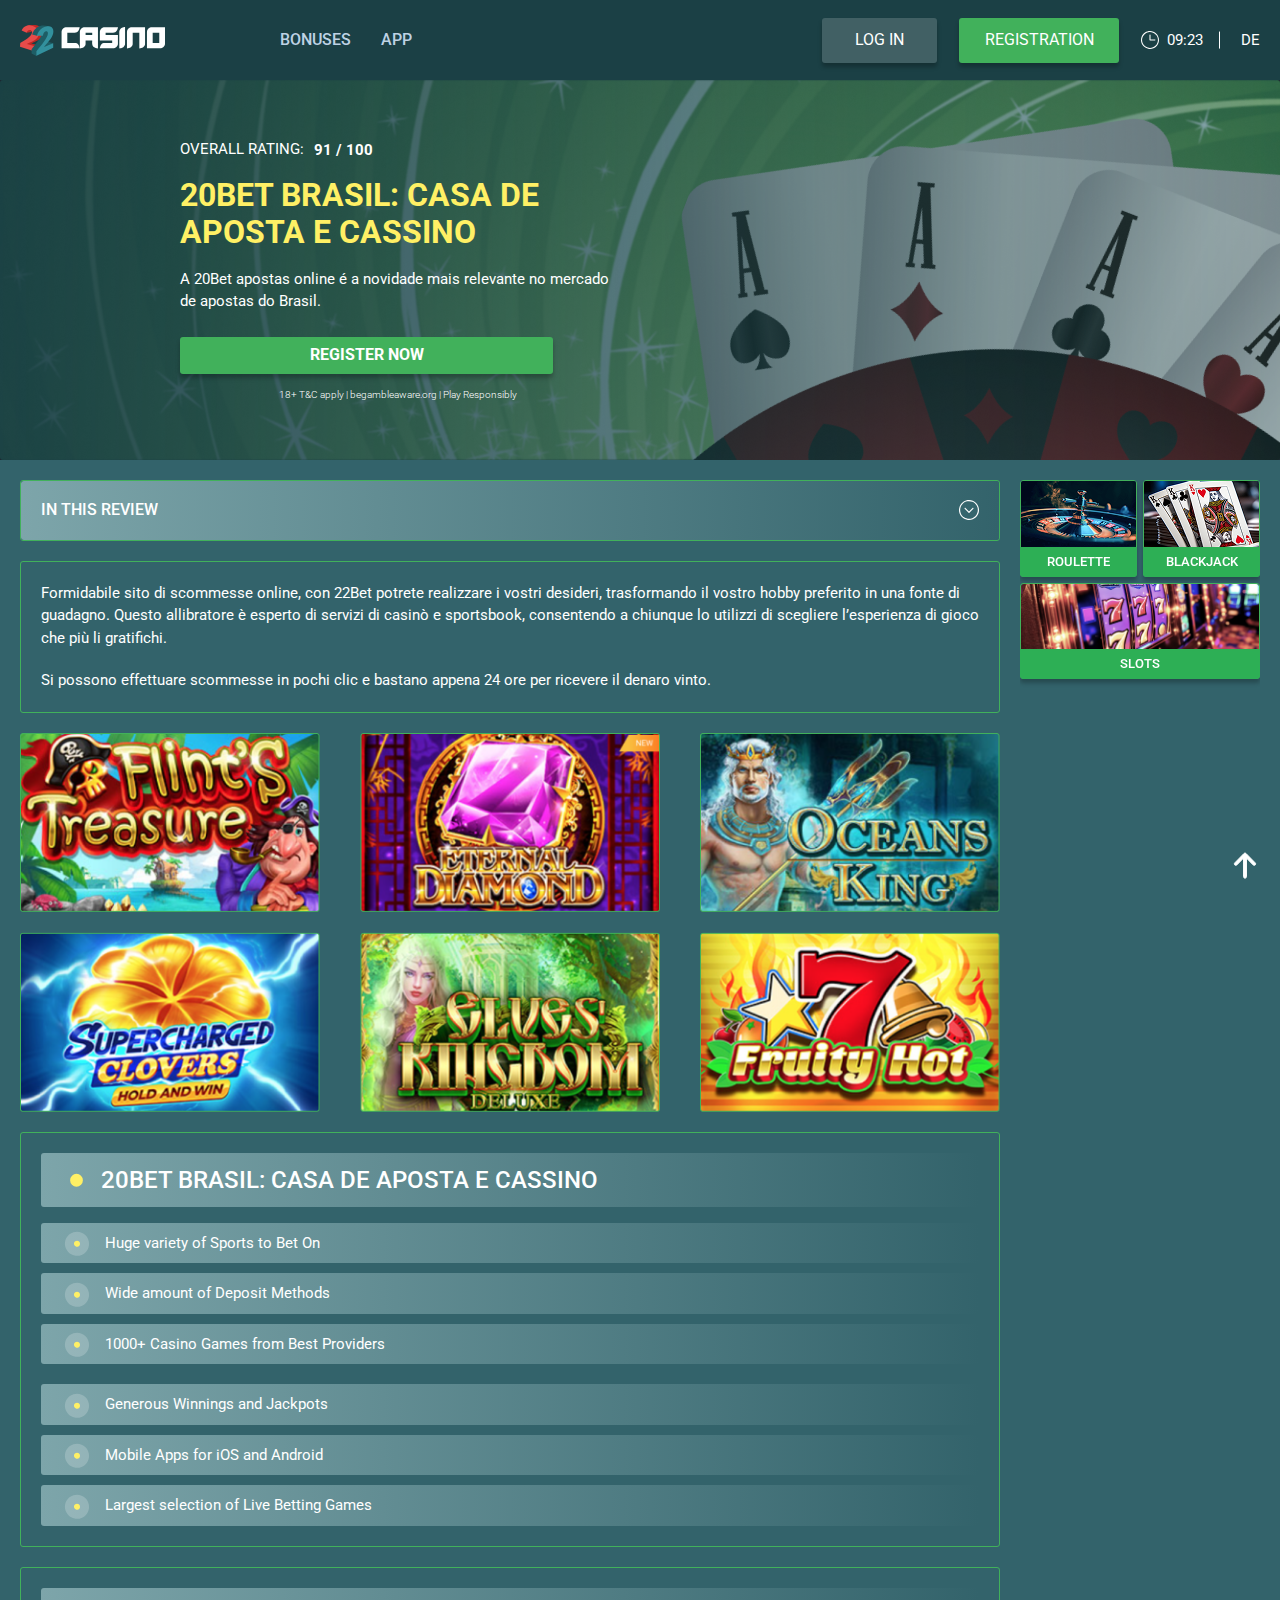
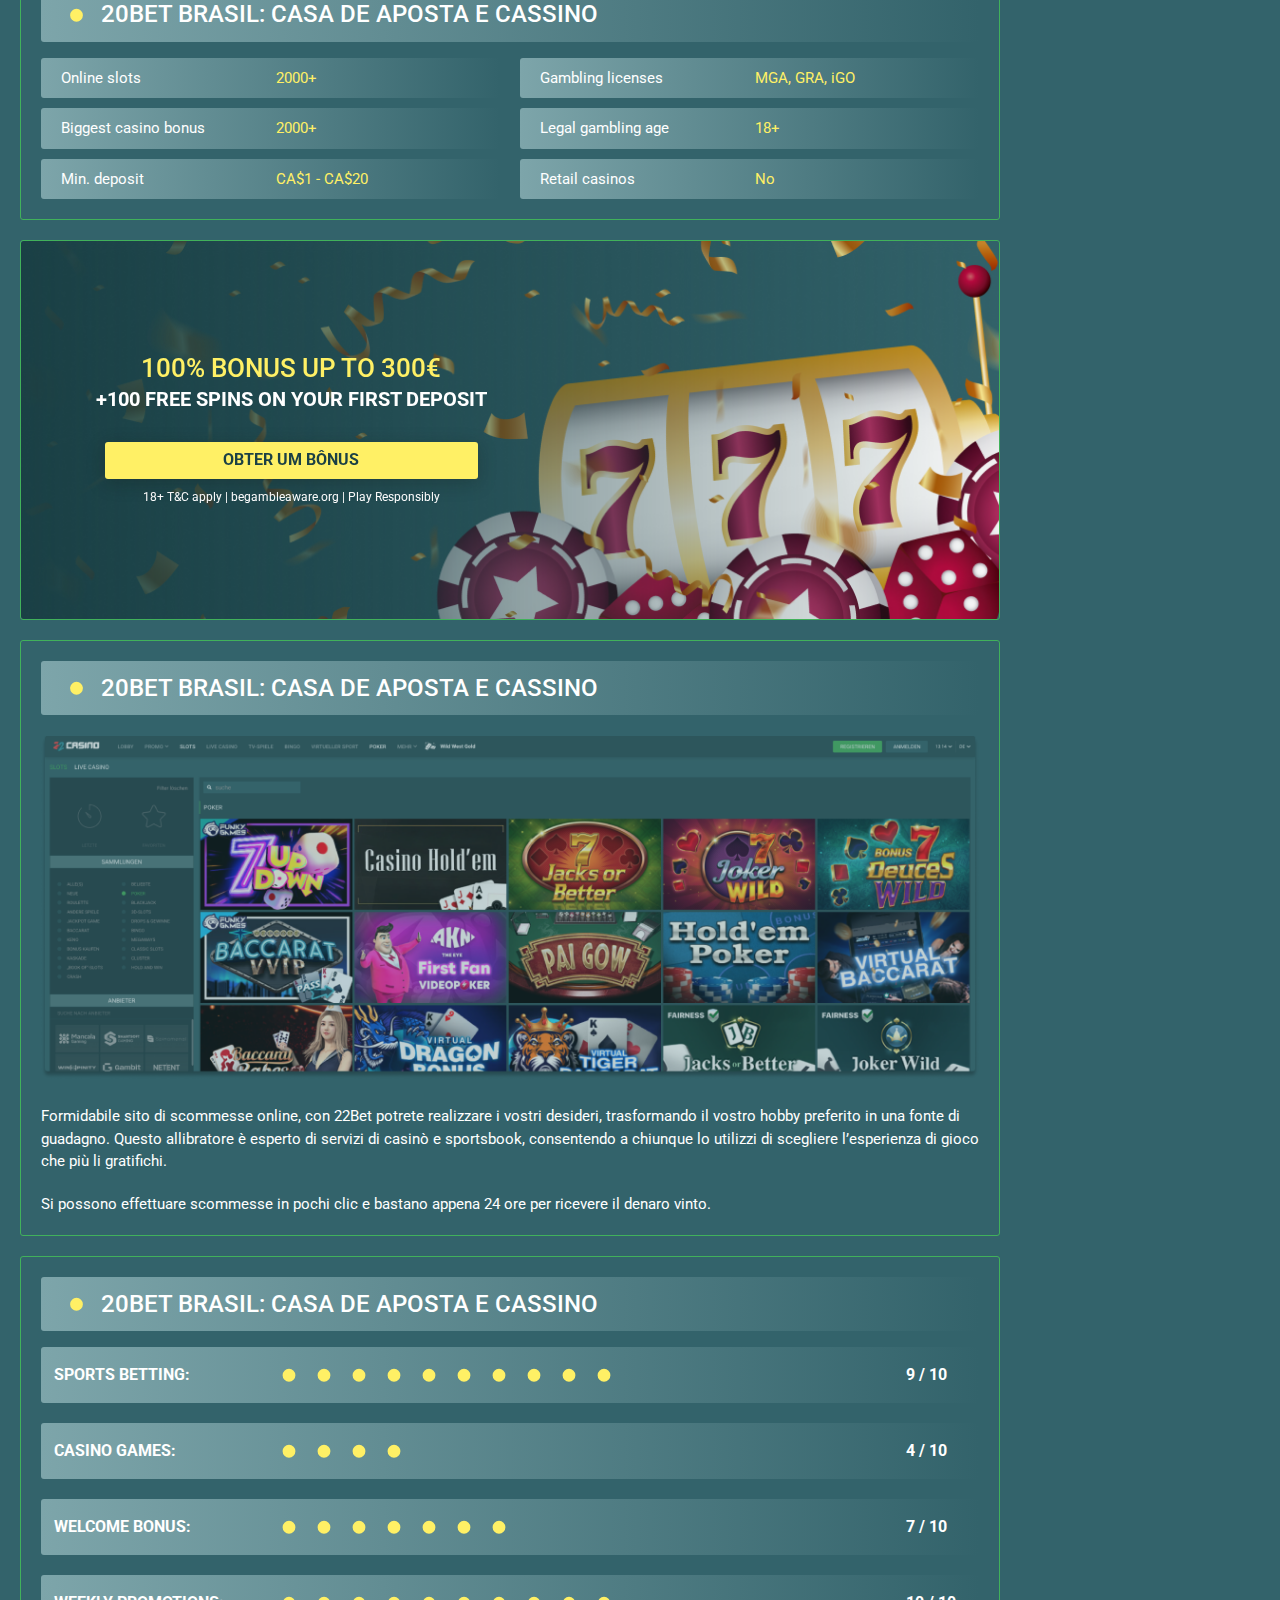
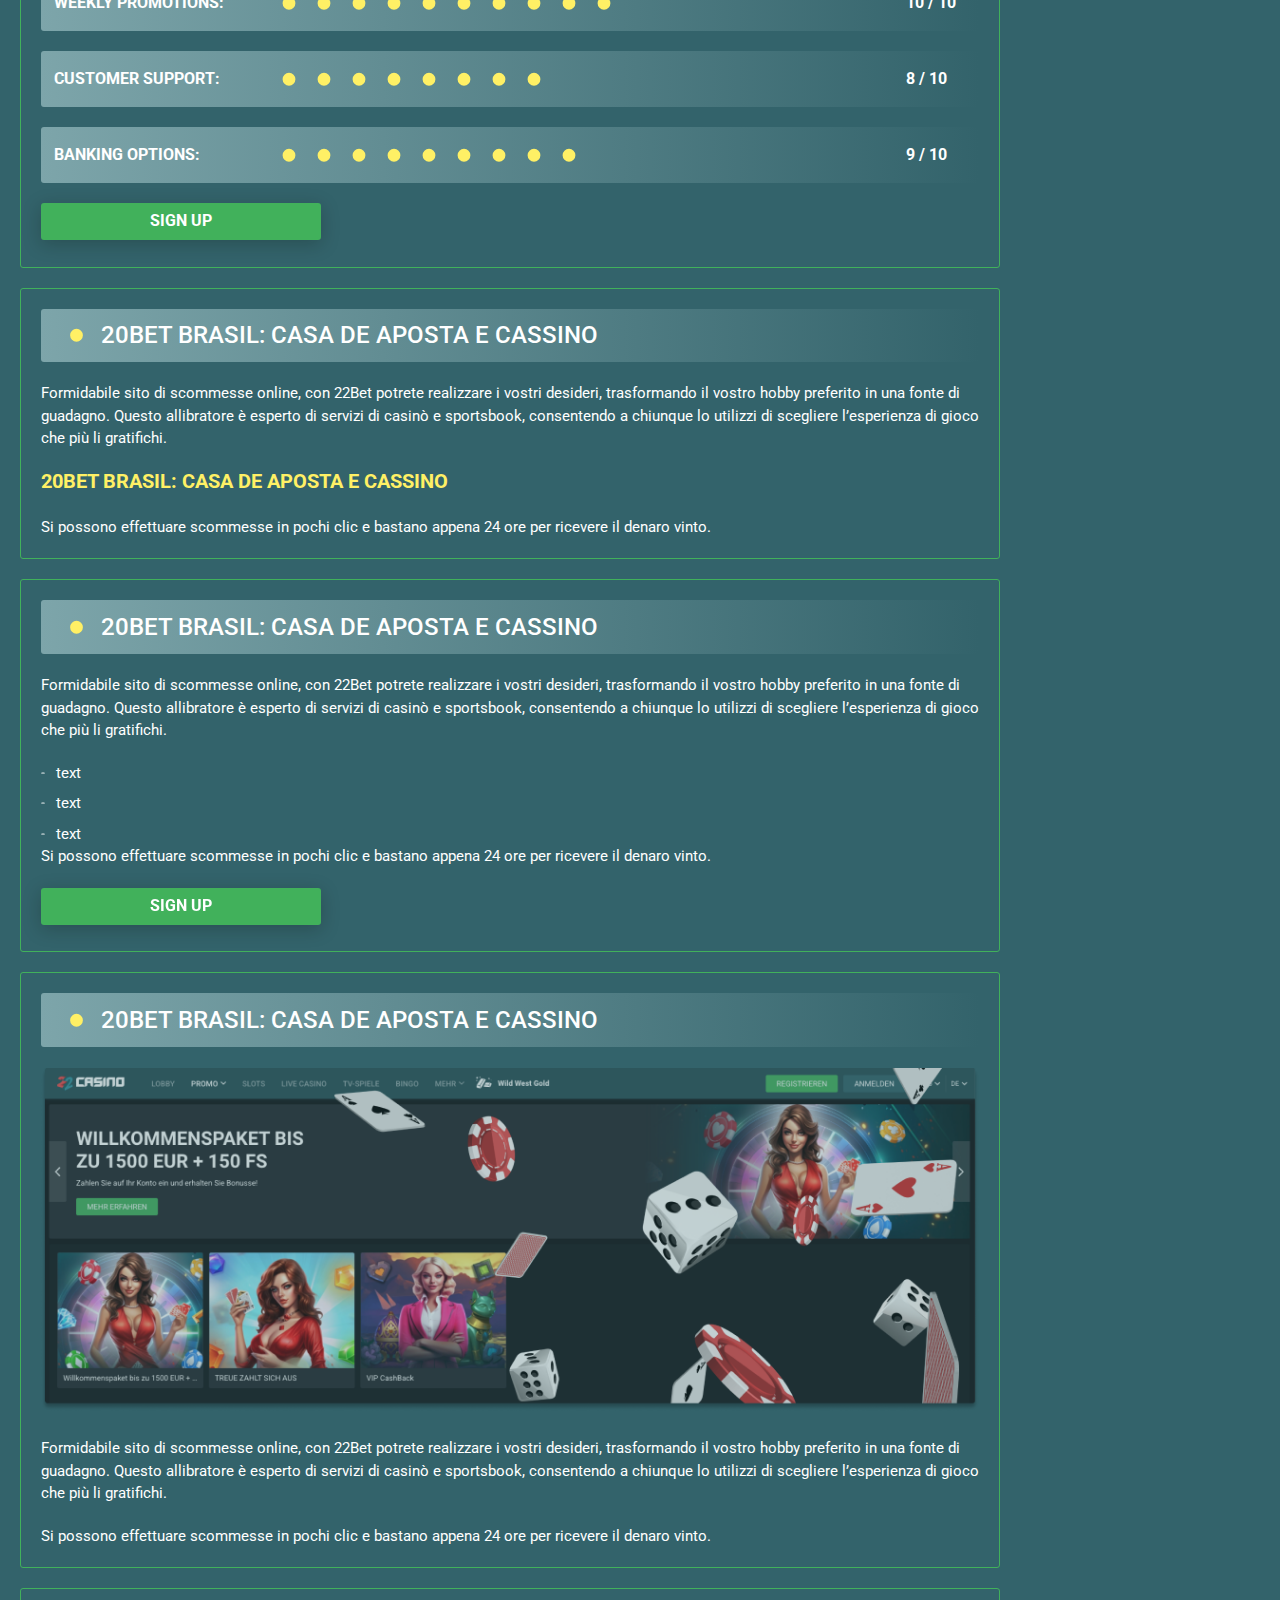
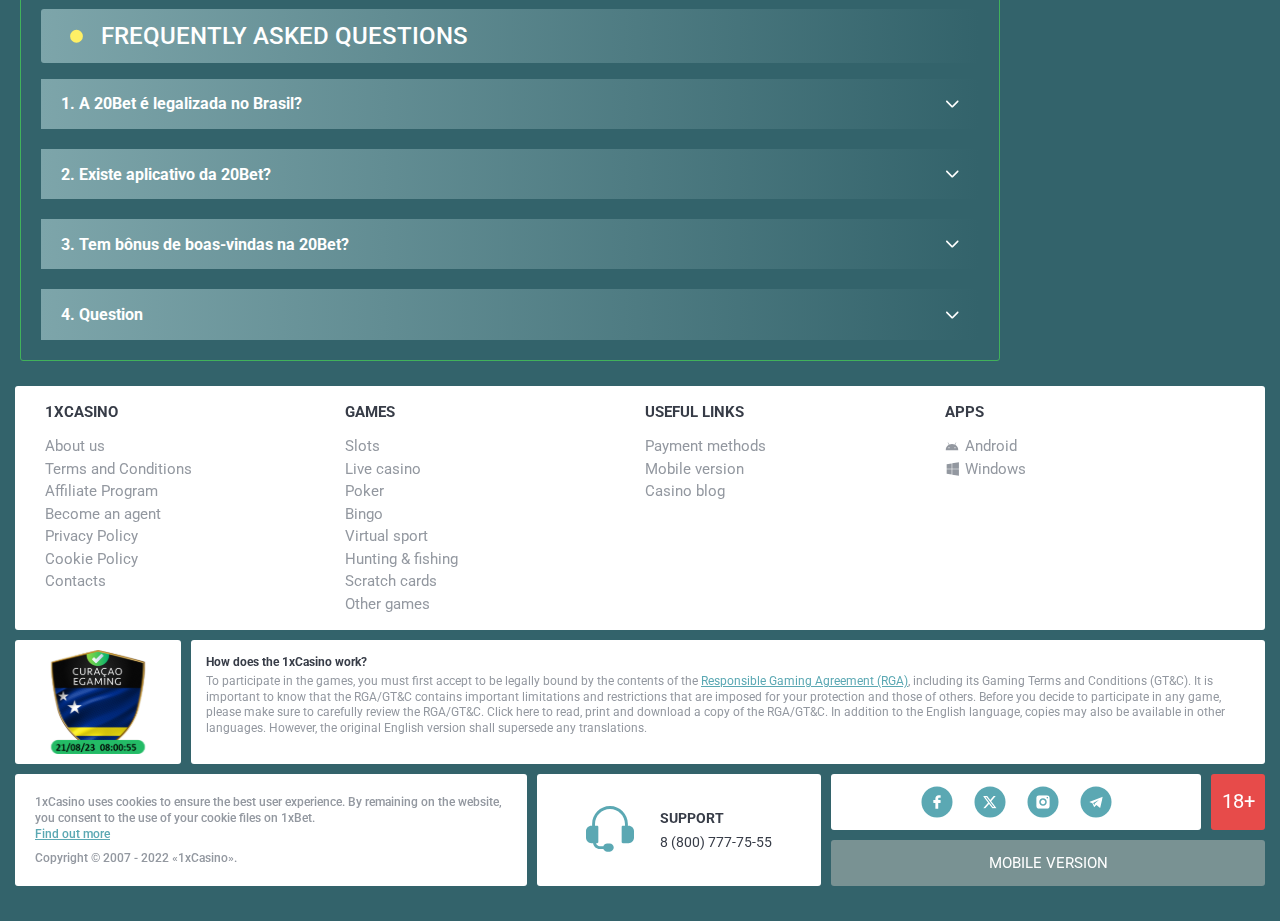
<file: index.html>
<!DOCTYPE html>
<html lang="de">
  <head>
    <meta charset="UTF-8" />
   
    <meta name="viewport" content="width=device-width, initial-scale=1.0" />
    <title>20Bet Brasil: casa de aposta e cassino</title>
    <meta name="description" content />
    <meta property="og:site_name" content />
    <meta property="og:title" content />
    <meta property="og:type" content="website" />
    <meta property="og:url" content />
    <meta property="og:image" content />
    <meta property="og:image:alt" content />
    <meta property="og:locale" content="de" />
    <meta property="og:description" content />
    <link rel="preconnect" href="https://fonts.googleapis.com" />
    <link rel="preconnect" href="https://fonts.gstatic.com" crossorigin />
    <link
      href="https://fonts.googleapis.com/css2?family=Poppins&family=Roboto:wght@400;500;700&display=swap"
      rel="stylesheet"
    />
    <link rel="stylesheet" href="./css/reset.css" />
    <link rel="stylesheet" href="./css/main.css" />
    <link rel="stylesheet" href="./css/media.css"/>
    <link rel="icon" href="./images/favicon.png" type="image/x-icon"/>
    <script
    src="https://code.jquery.com/jquery-3.6.1.min.js"
    integrity="sha256-o88AwQnZB+VDvE9tvIXrMQaPlFFSUTR+nldQm1LuPXQ="
    crossorigin="anonymous"
  ></script>
  </head>
  <body>
    <header class="header">
      <section class="content header__content">
        <a href="#" class="logo header__logo"
          ><img src="./images/logo.svg" alt="logo" title
        /></a>
        <button class="header__btn-menu" >
          <svg width="16px" height="16px" viewBox="0 0 16 16" xmlns="http://www.w3.org/2000/svg">
              <rect y="0" width="16" height="3" rx="1.5"></rect>
              <rect y="6.5" width="16" height="3" rx="1.5"></rect>
              <rect y="13" width="16" height="3" rx="1.5"></rect>
            </svg>
        </button>

          <nav class="menu header__menu">
            <ul class="header__menu-list">
               
              <li>
                <a href="#">
                 Bonuses
                </a>
              </li>
              <li>
                <a href="#">
                 App
                </a>
              </li>
            </ul>
            <div class="header__button header__button-menu " >
              <a href="#" class="button  button__login-menu">log in</a>
              <a href="#" class="button button__menu">registration</a>
            </div>
           
          </nav>
            <a href="#" class="button button__login">log in</a>
            <a href="#" class="button button__singup">registration</a>
            <div id="clock" class="header__time">00:00</div>
            <a href="" class="header__flag">
                <span>de</span>
                
              </a>
      </section>
    </header>
     <main class="main home main-page">
      <section class=" hero hero__page ">
           
        <div class="background background-page">
          <img src="./images/main/bg-main.png" alt="hero" title />
          
        </div>
        <div class="hero__wrapper hero__wrapper-page">
          <div class="hero__data hero__data-page">
            <div class="hero__rating" itemscope itemtype="http://schema.org/Game">
              <p>Overall Rating:</p>
              <meta itemprop="name" content="https://casino22.de/">
              <span itemprop="aggregateRating" itemscope itemtype="http://schema.org/AggregateRating">
                <span itemprop="ratingValue">91</span>
              <span>/</span> 
              <span itemprop="bestRating">100</span>
              <meta itemprop="reviewCount" content="100">
              </span>
            </div>
            <h1 class="title general hero__title">
              20Bet Brasil: casa de aposta e cassino
            </h1>
            <p>A 20Bet apostas online é a novidade mais relevante no mercado de apostas do Brasil.</p>
            <a href="#" class="button  hero__button">REGISTER NOW</a>
            <span class="hero__span">18+ T&C apply | begambleaware.org | Play Responsibly</span>
          </div>
         
        </div>
      </section>
      <section class="main__wrap main__wrap-page">
        <aside class="sidebar sidebar-left ">
           
              
                <div class="sidebar-left__review">
                  <div class="menu__review-desk sidebar__desk">In this review</div>
                  <ul class="menu__review sidebar__list">
                    <li><a href="#">Review of 20Bet</a></li>
                    <li><a href="#">Registration</a></li>
                    <li><a href="#">Layouts and navigation</a></li>
                    <li><a href="#">20Bet Betting </a></li>
                    <li><a href="#">Sports offers</a></li>
                    <li><a href="#">Sports betting</a></li>
                    <li><a href="#">Live betting</a></li>
                    <li><a href="#">Live stream</a></li>
                    <li><a href="#">Cash out</a></li>
                    
                  </ul>
                </div>
             
        </aside>
       <section class="content__wrapper content__wrapper-page ">

          <section class="content menu-review__content">
              

            
                <div class="menu__review-desk menu__review-content">In this review</div>
                <ul class="menu__review menu__review-list">
                  <li><a href="#">Review of 20Bet</a></li>
                  <li><a href="#">Registration</a></li>
                  <li><a href="#">Layouts and navigation</a></li>
                  <li><a href="#">20Bet Betting </a></li>
                  <li><a href="#">Sports offers</a></li>
                  <li><a href="#">Sports betting</a></li>
                  <li><a href="#">Live betting</a></li>
                  <li><a href="#">Live stream</a></li>
                  <li><a href="#">Cash out</a></li>
                  
                </ul>
             
          
          </section>
          <section class="content article">
            <p>
              Formidabile sito di scommesse online, con 22Bet potrete realizzare
              i vostri desideri, trasformando il vostro hobby preferito in una
              fonte di guadagno. Questo allibratore è esperto di servizi di
              casinò e sportsbook, consentendo a chiunque lo utilizzi di
              scegliere l’esperienza di gioco che più li gratifichi.
            </p>
            <p>
              Si possono effettuare scommesse in pochi clic e bastano appena 24
              ore per ricevere il denaro vinto.
            </p>
          </section>
          <section class=" games">
            <ul class="games__list">
              <li><a href="#"><img src="./images/main/card-main1.png" alt="games" title></a></li>
              <li><a href="#"><img src="./images/main/card-main2.png" alt="games" title></a></li>
              <li><a href="#"><img src="./images/main/card-main3.png" alt="games" title></a></li>
              <li><a href="#"><img src="./images/main/card-main4.png" alt="games" title></a></li>
              <li><a href="#"><img src="./images/main/card-main5.png" alt="games" title></a></li>
              <li><a href="#"><img src="./images/main/card-main6.png" alt="games" title></a></li>
            </ul>
          </section>
          <section class="content features">
            <h2 class="title high features__title">20Bet Brasil: Casa de Aposta e Cassino</h2>
           <div class="features__wrap">
            <ul class="features__list">
                <li>Huge variety of Sports to Bet On</li>
                <li>Wide amount of Deposit Methods</li>
                <li>1000+ Casino Games from Best Providers</li>
            </ul>
            <ul class="features__list">
                <li>Generous Winnings and Jackpots</li>
                <li>Mobile Apps for iOS and Android</li>
                <li>Largest selection of Live Betting Games</li>
           </ul> 
           </div>
           </section> 
           <section class="content features">
            <h2 class="title high features__title">20Bet Brasil: Casa de Aposta e Cassino</h2>
           <div class="features__wrap">
            
              <table class="features__table">
               <tbody class="features__group">
                 
                   <tr>
                   <td>Online slots</td>
                   <td>2000+</td>
                  </tr>
                  <tr>
                   <td>Biggest casino bonus</td>
                   <td>2000+</td>
                  </tr>
                  <tr>
                   <td>Min. deposit</td>
                   <td>CA$1 - CA$20</td>
                  </tr>
               </tbody>
               <tbody class="features__group">
                     <tr>
                     <td>Gambling licenses</td>
                     <td>MGA, GRA, iGO</td>
                   </tr>
                   <tr>
                     <td>Legal gambling age</td>
                     <td>18+</td>
                   </tr>
                   <tr>
                     <td>Retail casinos</td>
                     <td>No</td>
                   </tr>
                
               </tbody>
             </table>
            
           </div>
           </section>   
          <section class="content banner">
           
            <div class="background banner__backgroud">
              <img
                src="./images/main/banner-main.png"
                alt="banner"
                title
              />
              
            </div>
            <div class="banner__info">
              <h2 class="title high banner__title">
                100% BONUS UP TO 300€
                <span >+100 free spins on your first deposit</span>
              </h2>
              <a href="#" class="button banner__button">Obter um Bônus</a>
              <span class="banner__span">18+ T&C apply | begambleaware.org | Play Responsibly</span>
            </div>
          </section>
          <section class="content article">
            <h2 class="title high article__title">20Bet Brasil: Casa de Aposta e Cassino</h2>
            <div class="images">
                <img src="./images/main/image1-main.png" alt="banner" title />
              </div>
            <p>
              Formidabile sito di scommesse online, con 22Bet potrete realizzare
              i vostri desideri, trasformando il vostro hobby preferito in una
              fonte di guadagno. Questo allibratore è esperto di servizi di
              casinò e sportsbook, consentendo a chiunque lo utilizzi di
              scegliere l’esperienza di gioco che più li gratifichi.
            </p>
            <p>
              Si possono effettuare scommesse in pochi clic e bastano appena 24
              ore per ricevere il denaro vinto.
            </p>
           
          </section>
          <section class="content ratings ">
            <h2 class="ratings__title title high">
              20Bet Brasil: Casa de Aposta e Cassino
            </h2>
            
            <div class="rating__table table">
              <table>
                  <td>Sports Betting:</td>
                  <td>
                    <img src="./images/main/ratings-icon.svg" alt="ratings" title>
                    <img src="./images/main/ratings-icon.svg" alt="ratings" title>
                    <img src="./images/main/ratings-icon.svg" alt="ratings" title>
                    <img src="./images/main/ratings-icon.svg" alt="ratings" title>
                    <img src="./images/main/ratings-icon.svg" alt="ratings" title>
                    <img src="./images/main/ratings-icon.svg" alt="ratings" title>
                    <img src="./images/main/ratings-icon.svg" alt="ratings" title>
                    <img src="./images/main/ratings-icon.svg" alt="ratings" title>
                    <img src="./images/main/ratings-icon.svg" alt="ratings" title>
                    <img src="./images/main/ratings-icon.svg" alt="ratings" title>
                    
                  </td>
                  <td> <span class="ratings__data">
                    <span>9</span>
                    <span>/</span>
                    <span>10</span>
                  </span></td>
                </tr>
                <tr>
                  <td>Casino Games:</td>
                  <td>
                    <img src="./images/main/ratings-icon.svg" alt="ratings" title>
                    <img src="./images/main/ratings-icon.svg" alt="ratings" title>
                    <img src="./images/main/ratings-icon.svg" alt="ratings" title>
                    <img src="./images/main/ratings-icon.svg" alt="ratings" title>
                    
                  </td>
                  <td><span class="ratings__data">
                    <span>4</span>
                    <span>/</span>
                    <span>10</span>
                  </span></td>
                </tr>
                <tr> 
                  <td>Welcome Bonus:</td>
                  <td>
                    
                    <img src="./images/main/ratings-icon.svg" alt="ratings" title>
                    <img src="./images/main/ratings-icon.svg" alt="ratings" title>
                    <img src="./images/main/ratings-icon.svg" alt="ratings" title>
                    <img src="./images/main/ratings-icon.svg" alt="ratings" title>
                    <img src="./images/main/ratings-icon.svg" alt="ratings" title>
                    <img src="./images/main/ratings-icon.svg" alt="ratings" title>
                    <img src="./images/main/ratings-icon.svg" alt="ratings" title>
                  </td>
                  <td><span class="ratings__data">
                    <span>7</span>
                    <span>/</span>
                    <span>10</span>
                  </span></td>
                </tr>
                <tr>
                  <td>Weekly Promotions:</td>
                  <td>
                    <img src="./images/main/ratings-icon.svg" alt="ratings" title>
                    <img src="./images/main/ratings-icon.svg" alt="ratings" title>
                    <img src="./images/main/ratings-icon.svg" alt="ratings" title>
                    <img src="./images/main/ratings-icon.svg" alt="ratings" title>
                    <img src="./images/main/ratings-icon.svg" alt="ratings" title>
                    <img src="./images/main/ratings-icon.svg" alt="ratings" title>
                    <img src="./images/main/ratings-icon.svg" alt="ratings" title>
                    <img src="./images/main/ratings-icon.svg" alt="ratings" title>
                    <img src="./images/main/ratings-icon.svg" alt="ratings" title>
                    <img src="./images/main/ratings-icon.svg" alt="ratings" title>
                  </td>
                  <td><span class="ratings__data">
                    <span>10</span>
                    <span>/</span>
                    <span>10</span>
                  </span></td>
                </tr>
                <tr>
                  <td>Customer Support:</td>
                  <td>
                    <img src="./images/main/ratings-icon.svg" alt="ratings" title>
                    <img src="./images/main/ratings-icon.svg" alt="ratings" title>
                    <img src="./images/main/ratings-icon.svg" alt="ratings" title>
                    <img src="./images/main/ratings-icon.svg" alt="ratings" title>
                    <img src="./images/main/ratings-icon.svg" alt="ratings" title>
                    <img src="./images/main/ratings-icon.svg" alt="ratings" title>
                    <img src="./images/main/ratings-icon.svg" alt="ratings" title>
                    <img src="./images/main/ratings-icon.svg" alt="ratings" title>
          
                  </td>
                  <td><span class="ratings__data">
                    <span>8</span>
                    <span>/</span>
                    <span>10</span>
                  </span></td>
                </tr>
                <tr>
                  <td>Banking Options:</td>
                  <td>
                    <img src="./images/main/ratings-icon.svg" alt="ratings" title>
                    <img src="./images/main/ratings-icon.svg" alt="ratings" title>
                    <img src="./images/main/ratings-icon.svg" alt="ratings" title>
                    <img src="./images/main/ratings-icon.svg" alt="ratings" title>
                    <img src="./images/main/ratings-icon.svg" alt="ratings" title>
                    <img src="./images/main/ratings-icon.svg" alt="ratings" title>
                    <img src="./images/main/ratings-icon.svg" alt="ratings" title>
                    <img src="./images/main/ratings-icon.svg" alt="ratings" title>
                    <img src="./images/main/ratings-icon.svg" alt="ratings" title>
          
                  </td>
                  <td><span class="ratings__data">
                    <span>9</span>
                    <span>/</span>
                    <span>10</span>
                  </span></td>
                </tr>
              </table>
            </div>
         
            <a href="#" class="button ratings__button">sign up</a>
          </section>
          <section class="content article">
            <h2 class="title high article__title">20Bet Brasil: Casa de Aposta e Cassino</h2>
            <p>
              Formidabile sito di scommesse online, con 22Bet potrete realizzare
              i vostri desideri, trasformando il vostro hobby preferito in una
              fonte di guadagno. Questo allibratore è esperto di servizi di
              casinò e sportsbook, consentendo a chiunque lo utilizzi di
              scegliere l’esperienza di gioco che più li gratifichi.
            </p>

            <h3>20Bet Brasil: Casa de Aposta e Cassino</h3>

            <p>
              Si possono effettuare scommesse in pochi clic e bastano appena 24
              ore per ricevere il denaro vinto.
            </p>
            
          </section>
          <section class="content article">
            <h2 class="title high article__title">20Bet Brasil: Casa de Aposta e Cassino</h2>
            <p>
              Formidabile sito di scommesse online, con 22Bet potrete realizzare
              i vostri desideri, trasformando il vostro hobby preferito in una
              fonte di guadagno. Questo allibratore è esperto di servizi di
              casinò e sportsbook, consentendo a chiunque lo utilizzi di
              scegliere l’esperienza di gioco che più li gratifichi.
            </p>
            <ul>
              <li>text</li>
              <li>text</li>
              <li>text</li>
            </щ>
            <p>
              Si possono effettuare scommesse in pochi clic e bastano appena 24
              ore per ricevere il denaro vinto.
            </p>
            <a href="#" class="button article__button">sign up</a>
          </section>
          <section class="content article">
            <h2 class="title high article__title">20Bet Brasil: Casa de Aposta e Cassino</h2>
            <div class="images">
                <img src="./images/main/image2-main.png" alt="banner" title/>
              </div>
            <p>
              Formidabile sito di scommesse online, con 22Bet potrete realizzare
              i vostri desideri, trasformando il vostro hobby preferito in una
              fonte di guadagno. Questo allibratore è esperto di servizi di
              casinò e sportsbook, consentendo a chiunque lo utilizzi di
              scegliere l’esperienza di gioco che più li gratifichi.
            </p>
            <p>
              Si possono effettuare scommesse in pochi clic e bastano appena 24
              ore per ricevere il denaro vinto.
            </p>
            
          </section>
          
        
          <section class="content faq">
            <h2 class="title high faq__title">Frequently Asked Questions</h2>
            <ul class="faq__list " itemscope itemtype="https://schema.org/FAQPage">
              <li class="faq__item"  itemscope itemprop="mainEntity" itemtype="https://schema.org/Question">
                <h3 class="title medium faq__subtitle js-button-expander"  itemprop="name">1. A 20Bet é legalizada no Brasil?
                 </h3>
                <div  class="faq__answer js-expand-content" itemscope  itemprop="acceptedAnswer" itemtype="https://schema.org/Answer">
                  <p  itemprop="text">
                    Sim, a casa de apostas tem licença emitida por Curaçao, que é reconhecida no Brasil e a permite atuar por aqui.
                  </p>
                </div>
              </li>
              <li class="faq__item"  itemscope itemprop="mainEntity" itemtype="https://schema.org/Question">
                <h3 class="title medium faq__subtitle js-button-expander"  itemprop="name">2. Existe aplicativo da 20Bet?</h3>
                <div class="faq__answer js-expand-content" itemscope  itemprop="acceptedAnswer" itemtype="https://schema.org/Answer">
                  <p  itemprop="text">
                    Sim, disponível para sistemas operacionais iOS e Android.
                  </p>
                </div>
              </li> 
              <li class="faq__item"  itemscope itemprop="mainEntity" itemtype="https://schema.org/Question">
                <h3 class="title medium faq__subtitle js-button-expander"  itemprop="name">3. Tem bônus de boas-vindas na 20Bet?</h3>
                <div class="faq__answer js-expand-content" itemscope  itemprop="acceptedAnswer" itemtype="https://schema.org/Answer">
                  <p  itemprop="text">
                    O pacote especial para novos usuários da 20Bet paga 100% sobre o primeiro depósito, com limite de 600 BRL.
                  </p>
                </div>
              </li> 
              <li class="faq__item"  itemscope itemprop="mainEntity" itemtype="https://schema.org/Question">
                <h3 class="title medium faq__subtitle js-button-expander"  itemprop="name">4. Question</h3>
                <div class="faq__answer js-expand-content" itemscope  itemprop="acceptedAnswer" itemtype="https://schema.org/Answer">
                  <p  itemprop="text">
                    Sim, a casa de apostas tem licença emitida por Curaçao, que é reconhecida no Brasil e a permite atuar por aqui.
                  </p>
                </div>
              </li> 
            </ul>
          </section>
          
        </section> 
        <aside class="sidebar sidebar-right ">
          <div class="sidebar__cards">
            <a href="#"><img src="./images/sidebar/roulette.png" width="115" alt="roulette" title>
            <div class="sidebar__text sidebar__text-first">Roulette</div></a>
            <a href="#"><img src="./images/sidebar/blackjack.png" width="115" alt="blackjack" title>
              <div class="sidebar__text">Blackjack</div></a>
            
           
           <a href="#"><img src="./images/sidebar/slots.png" width="240" alt="slots" title>
            <div class="sidebar__text sidebar__text-last">Slots</div></a>
           </div>
        </aside> 
        <div class=""  onclick="scrollToTop()">
          <button class="main__arrow" id="scrollToTopBtn"></button>
        </div> 
        
      </section>
    </main> 
     <footer class=" footer ">
      <section class=" footer__content">
        <ul class="footer__menu">
          <li>
            <div>1хcasino</div>
            <ul class="footer__info">
              <li><a href="#">About us
              </a></li>
              <li><a href="#">Terms and Conditions</a></li>
              <li><a href="#">Affiliate Program
              </a></li>
              <li><a href="#">Become an agent
              </a></li>
              <li><a href="#">Privacy Policy
              </a></li>
              <li><a href="#">Сookie Policy
              </a></li>
              <li><a href="#">Contacts</a></li>
            
            </ul>
          </li>
          <li>
            <div>Games</div>
            <ul class="footer__info">
              <li><a href="#">Slots</a></li>
              <li><a href="#">Live casino</a></li>
              <li><a href="#">Poker</a></li>
              <li><a href="#">Bingo</a></li>
              <li><a href="#">Virtual sport</a></li>
              <li><a href="#">Hunting & fishing</a></li>
              <li><a href="#">Scratch cards</a></li>
              <li><a href="#">Other games</a></li>
            </ul>
          </li>
          <li>
            <div>Useful Links</div>
            <ul class="footer__info">
              <li><a href="#">Payment methods</a></li>
              <li><a href="#">Mobile version</a></li>
              <li><a href="#">Casino blog</a></li>
            </ul>
          </li>
          <li>
            <div>APPS
            </div>
            <ul class="footer__info">
              <li><a href="#" class="footer__android">Android</a></li>
              <li><a href="#" class="footer__windows">Windows</a></li>
              
            </ul>
          </li>
        </ul>
      <div class="footer__wrapper">
         <div class="footer__image"> 
        <img src="./images/footer-frame.svg" alt="" title="">
      </div>
       <div class="footer__desc"><p class="footer__desc-question">How does the 1xCasino work?</p>
       <p>To participate in the games, you must first accept to be legally bound by the contents of the <a class="footer__desc-link" href="#" class="">Responsible Gaming Agreement (RGA)</a>, including its Gaming Terms and Conditions (GT&C). It is important to know that the RGA/GT&C contains important limitations and restrictions that are imposed for your protection and those of others. Before you decide to participate in any game, please make sure to carefully review the RGA/GT&C. Click here to read, print and download a copy of the RGA/GT&C. In addition to the English language, copies may also be available in other languages. However, the original English version shall supersede any translations.</p></div>
      </div>
        
          <div class="footer__text">
            <p>
              1xCasino uses cookies to ensure the best user experience. By remaining on the website, you consent to the use of your cookie files on 1xBet. 
              <a class="footer__desc-link" href="#">Find out more</a>
            </p>
            <p>Copyright &copy; 2007 - 2022 «1xCasino».</p>
          </div>
          <div class="footer__support">
          <img src="./images/support.svg" alt="" title>
         <div class="footer__support-text">
           <p>SUPPORT</p>
          <a href="tel:+88007777555">8 (800) 777-75-55</a>
         </div>
        </div>
       <div class="footer__information">
        <div class="footer__social">
         <ul class="footer__links">
          <li><a href="#"><img src="./images/facebook.svg" alt=""title></a></li>
           <li><a href="#"><img src="./images/twitter.svg" alt=""title></a></li>
            <li><a href="#"><img src="./images/instagram.svg" alt=""title></a></li>
             <li><a href="#"><img src="./images/telegram.svg" alt=""title></a></li>
        </ul>
         <div class="footer__age"> 18+
            <!-- <img src="./images/age.svg" alt="age" title /> -->
          </div>
       </div>
          <div class="footer__mob"><a href="#">MOBILE VERSION</a></div>
        </div>
       
       
      </section>
    </footer>
    <script src="./js/arrowUp.js" defer></script>
    <script src="./js/sidebar.js" defer></script>
    <script src="./js/expander.js" defer></script>
    <script src="./js/mobile-menu.js" defer></script>
    <script src="./js/clock.js" defer></script>
  </body>
</html>
</file>
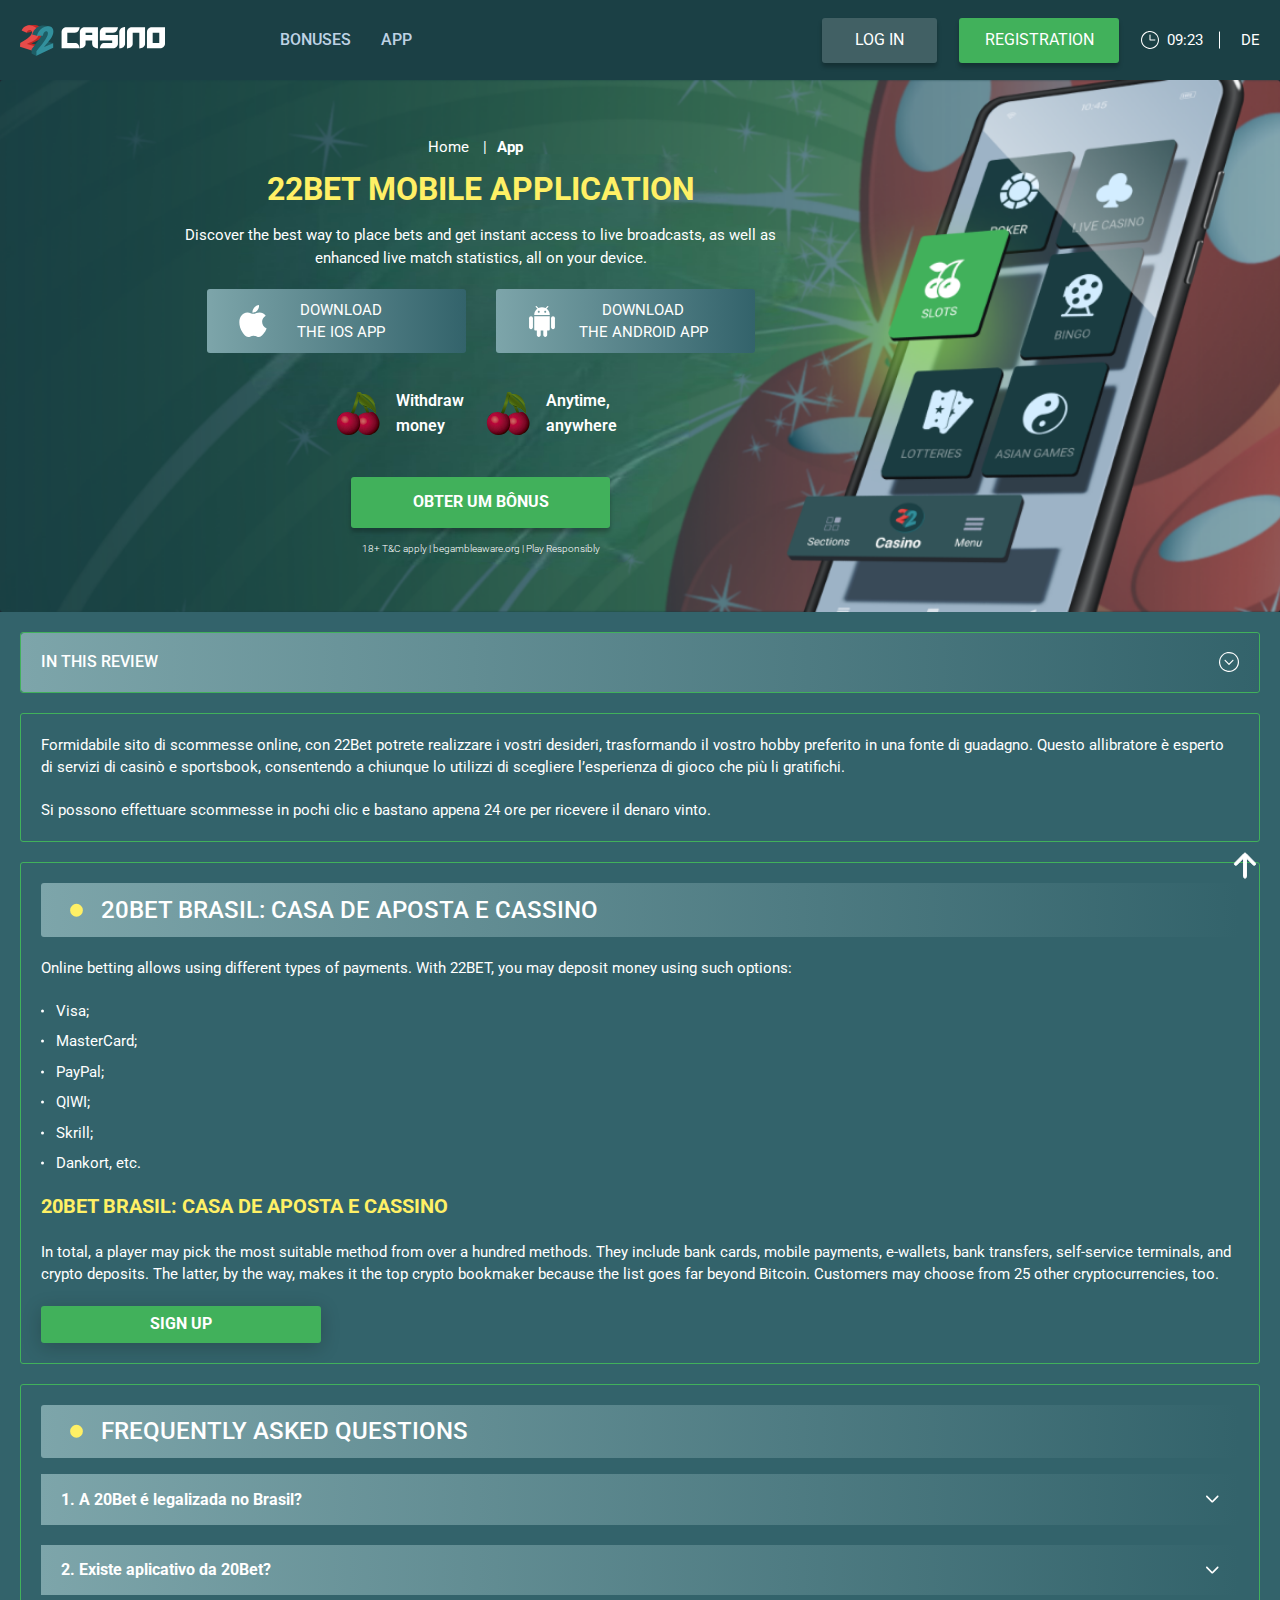
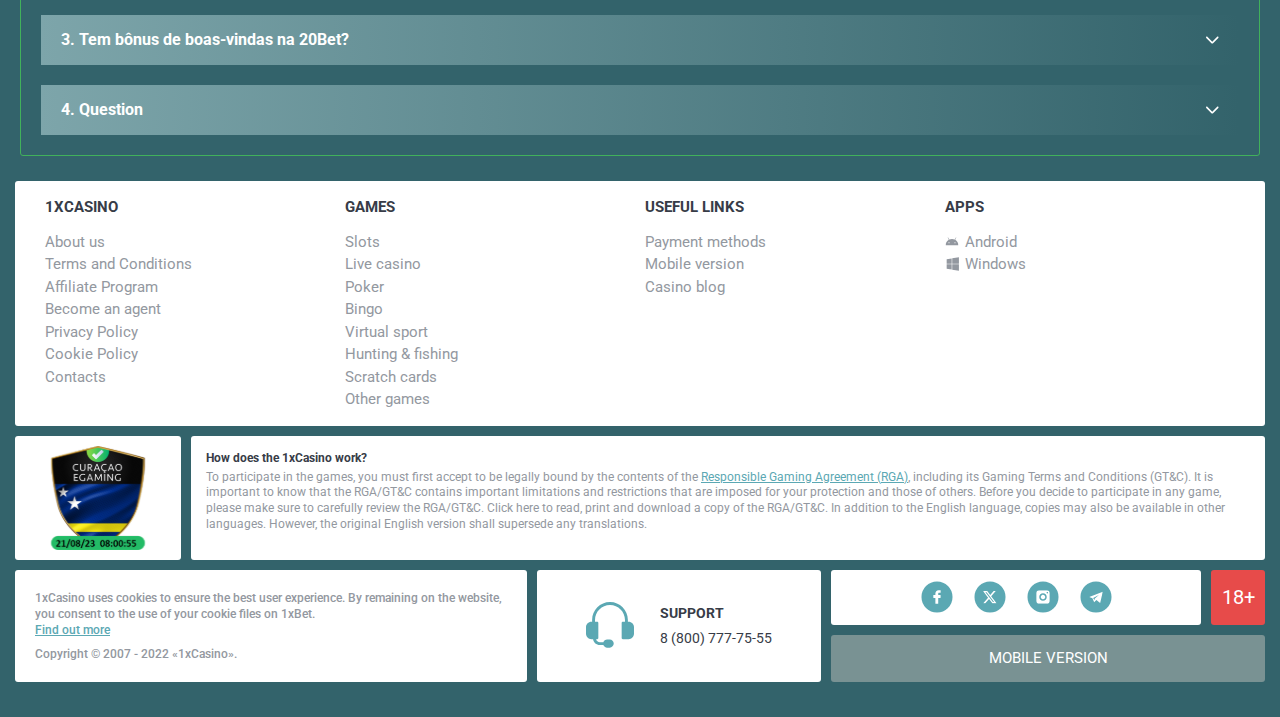
<file: app.html>
<!DOCTYPE html>
<html lang="de">
  <head>
    <meta charset="UTF-8" />

    <meta name="viewport" content="width=device-width, initial-scale=1.0" />
    <title>20Bet Brasil: casa de aposta e cassino</title>
    <meta name="description" content />
    <meta property="og:site_name" content />
    <meta property="og:title" content />
    <meta property="og:type" content="website" />
    <meta property="og:url" content />
    <meta property="og:image" content />
    <meta property="og:image:alt" content />
    <meta property="og:locale" content="de" />
    <meta property="og:description" content />
    <link rel="preconnect" href="https://fonts.googleapis.com" />
    <link rel="preconnect" href="https://fonts.gstatic.com" crossorigin />
    <link
      href="https://fonts.googleapis.com/css2?family=Poppins&family=Roboto:wght@400;500;700&display=swap"
      rel="stylesheet"
    />
    <link rel="stylesheet" href="./css/reset.css" />
    <link rel="stylesheet" href="./css/main.css" />
    <link rel="stylesheet" href="./css/media.css" />
    <link rel="icon" href="./images/favicon.png" type="image/x-icon" />
    <script
      src="https://code.jquery.com/jquery-3.6.1.min.js"
      integrity="sha256-o88AwQnZB+VDvE9tvIXrMQaPlFFSUTR+nldQm1LuPXQ="
      crossorigin="anonymous"
    ></script>
  </head>
  <body>
    <header class="header">
      <section class="content header__content">
        <a href="#" class="logo header__logo"
          ><img src="./images/logo.svg" alt="logo" title
        /></a>
        <button class="header__btn-menu">
          <svg
            width="16px"
            height="16px"
            viewBox="0 0 16 16"
            xmlns="http://www.w3.org/2000/svg"
          >
            <rect y="0" width="16" height="3" rx="1.5"></rect>
            <rect y="6.5" width="16" height="3" rx="1.5"></rect>
            <rect y="13" width="16" height="3" rx="1.5"></rect>
          </svg>
        </button>

        <nav class="menu header__menu">
          <ul class="header__menu-list">
            <li>
              <a href="#"> Bonuses </a>
            </li>
            <li>
              <a href="#"> App </a>
            </li>
          </ul>
          <div class="header__button header__button-menu">
            <a href="#" class="button button__login-menu">log in</a>
            <a href="#" class="button button__menu">registration</a>
          </div>
        </nav>

        <a href="#" class="button button__login">log in</a>
        <a href="#" class="button button__singup">registration</a>
        <div id="clock" class="header__time">00:00</div>
        <a href="" class="header__flag">
          <span>de</span>
        </a>
      </section>
    </header>
    <main class="main home main-page">
      <section class="hero hero__page hero__page-app">
        <div class="background background-page">
          <img src="./images/app/bg-app.png" alt="hero" title />
        </div>
        <div class="hero__wrapper hero__wrapper-page">
          <div class="hero__data hero__data-page hero__data-app">
            <ul
              class="breadcrumbs breadcrumbs-app"
              itemscope
              itemtype="https://schema.org/BreadcrumbList"
            >
              <li
                itemprop="itemListElement"
                itemscope
                itemtype="https://schema.org/ListItem"
              >
                <a href="#" itemprop="item">
                  <span itemprop="name">Home</span></a
                >
                <meta itemprop="position" content="1" />
              </li>
              <li
                itemprop="itemListElement"
                itemscope
                itemtype="https://schema.org/ListItem"
              >
                <a href="#" itemprop="item">
                  <span itemprop="name">App</span></a
                >
                <meta itemprop="position" content="2" />
              </li>
            </ul>
            <h1 class="title general hero__title hero__title-app">22bet mobile application</h1>
            <p>
              Discover the best way to place bets and get instant access to live
              broadcasts, as well as enhanced live match statistics, all on your
              device.
            </p>
            <div class="button__wrap-app">
                <a href="#" class="banner__btn banner__btn-app">
                Download </br>
                the IOS app
                </a>
                <a href="#" class="banner__btn banner__btn-android"
                  >Download </br> the Android app</a
                >
              </div>
              <ul class="hero__list">
                <li>Withdraw money</li>
                <li>Anytime, anywhere</li>
              </ul>
            <a href="#" class="button hero__button hero__button-app">Obter um Bônus</a>
            <span class="hero__span hero__span-app">18+ T&C apply | begambleaware.org | Play Responsibly</span>
          </div>
        </div>
      </section>
      <section class="main__wrap main__wrap-page">
        <aside class="sidebar sidebar-left">
          <div class="sidebar-left__review">
            <div class="menu__review-desk sidebar__desk">In this review</div>
            <ul class="menu__review sidebar__list">
              <li><a href="#">Review of 20Bet</a></li>
              <li><a href="#">Registration</a></li>
              <li><a href="#">Layouts and navigation</a></li>
              <li><a href="#">20Bet Betting </a></li>
              <li><a href="#">Sports offers</a></li>
              <li><a href="#">Sports betting</a></li>
              <li><a href="#">Live betting</a></li>
              <li><a href="#">Live stream</a></li>
              <li><a href="#">Cash out</a></li>
            </ul>
          </div>
        </aside>
        <section class="content__wrapper content__wrapper-page content__wrapper-page-app">
          <section class="content menu-review__content">
            <div class="menu__review-desk menu__review-content">
              In this review
            </div>
            <ul class="menu__review menu__review-list">
              <li><a href="#">Review of 20Bet</a></li>
              <li><a href="#">Registration</a></li>
              <li><a href="#">Layouts and navigation</a></li>
              <li><a href="#">20Bet Betting </a></li>
              <li><a href="#">Sports offers</a></li>
              <li><a href="#">Sports betting</a></li>
              <li><a href="#">Live betting</a></li>
              <li><a href="#">Live stream</a></li>
              <li><a href="#">Cash out</a></li>
            </ul>
          </section>
          <section class="content article">
           
            <p>
              Formidabile sito di scommesse online, con 22Bet potrete realizzare
              i vostri desideri, trasformando il vostro hobby preferito in una
              fonte di guadagno. Questo allibratore è esperto di servizi di
              casinò e sportsbook, consentendo a chiunque lo utilizzi di
              scegliere l’esperienza di gioco che più li gratifichi.
            </p>
            <p>
              Si possono effettuare scommesse in pochi clic e bastano appena 24
              ore per ricevere il denaro vinto.
            </p>
          </section>

          <section class="content article">
            <h2 class="title high article__title">
              20Bet Brasil: Casa de Aposta e Cassino
            </h2>
            <p>
              Online betting allows using different types of payments. With
              22BET, you may deposit money using such options:
            </p>
            <ul class="article__list">
              <li>Visa;</li>
              <li>MasterCard;</li>
              <li>PayPal;</li>
              <li>QIWI;</li>
              <li>Skrill;</li>
              <li>Dankort, etc.</li>
            </ul>

            <h3>20Bet Brasil: Casa de Aposta e Cassino</h3>
            
            <p>
              In total, a player may pick the most suitable method from over a
              hundred methods. They include bank cards, mobile payments,
              e-wallets, bank transfers, self-service terminals, and crypto
              deposits. The latter, by the way, makes it the top crypto
              bookmaker because the list goes far beyond Bitcoin. Customers may
              choose from 25 other cryptocurrencies, too.
            </p>
            <a href="#" class="button article__button">sign up</a>
          </section>
          <section class="content faq">
            <h2 class="title high faq__title">Frequently Asked Questions</h2>
            <ul class="faq__list " itemscope itemtype="https://schema.org/FAQPage">
              <li class="faq__item"  itemscope itemprop="mainEntity" itemtype="https://schema.org/Question">
                <h3 class="title medium faq__subtitle js-button-expander"  itemprop="name">1. A 20Bet é legalizada no Brasil?
                 </h3>
                <div  class="faq__answer js-expand-content" itemscope  itemprop="acceptedAnswer" itemtype="https://schema.org/Answer">
                  <p  itemprop="text">
                    Sim, a casa de apostas tem licença emitida por Curaçao, que é reconhecida no Brasil e a permite atuar por aqui.
                  </p>
                </div>
              </li>
              <li class="faq__item"  itemscope itemprop="mainEntity" itemtype="https://schema.org/Question">
                <h3 class="title medium faq__subtitle js-button-expander"  itemprop="name">2. Existe aplicativo da 20Bet?</h3>
                <div class="faq__answer js-expand-content" itemscope  itemprop="acceptedAnswer" itemtype="https://schema.org/Answer">
                  <p  itemprop="text">
                    Sim, disponível para sistemas operacionais iOS e Android.
                  </p>
                </div>
              </li> 
              <li class="faq__item"  itemscope itemprop="mainEntity" itemtype="https://schema.org/Question">
                <h3 class="title medium faq__subtitle js-button-expander"  itemprop="name">3. Tem bônus de boas-vindas na 20Bet?</h3>
                <div class="faq__answer js-expand-content" itemscope  itemprop="acceptedAnswer" itemtype="https://schema.org/Answer">
                  <p  itemprop="text">
                    O pacote especial para novos usuários da 20Bet paga 100% sobre o primeiro depósito, com limite de 600 BRL.
                  </p>
                </div>
              </li> 
              <li class="faq__item"  itemscope itemprop="mainEntity" itemtype="https://schema.org/Question">
                <h3 class="title medium faq__subtitle js-button-expander"  itemprop="name">4. Question</h3>
                <div class="faq__answer js-expand-content" itemscope  itemprop="acceptedAnswer" itemtype="https://schema.org/Answer">
                  <p  itemprop="text">
                    Sim, a casa de apostas tem licença emitida por Curaçao, que é reconhecida no Brasil e a permite atuar por aqui.
                  </p>
                </div>
              </li> 
            </ul>
          </section>
        </section>
        <div class=""  onclick="scrollToTop()">
          <button class="main__arrow" id="scrollToTopBtn"></button>
        </div> 
      </section>
    </main>
    <footer class=" footer ">
      <section class=" footer__content">
        <ul class="footer__menu">
          <li>
            <div>1хcasino</div>
            <ul class="footer__info">
              <li><a href="#">About us
              </a></li>
              <li><a href="#">Terms and Conditions</a></li>
              <li><a href="#">Affiliate Program
              </a></li>
              <li><a href="#">Become an agent
              </a></li>
              <li><a href="#">Privacy Policy
              </a></li>
              <li><a href="#">Сookie Policy
              </a></li>
              <li><a href="#">Contacts</a></li>
            
            </ul>
          </li>
          <li>
            <div>Games</div>
            <ul class="footer__info">
              <li><a href="#">Slots</a></li>
              <li><a href="#">Live casino</a></li>
              <li><a href="#">Poker</a></li>
              <li><a href="#">Bingo</a></li>
              <li><a href="#">Virtual sport</a></li>
              <li><a href="#">Hunting & fishing</a></li>
              <li><a href="#">Scratch cards</a></li>
              <li><a href="#">Other games</a></li>
            </ul>
          </li>
          <li>
            <div>Useful Links</div>
            <ul class="footer__info">
              <li><a href="#">Payment methods</a></li>
              <li><a href="#">Mobile version</a></li>
              <li><a href="#">Casino blog</a></li>
            </ul>
          </li>
          <li>
            <div>APPS
            </div>
            <ul class="footer__info">
              <li><a href="#" class="footer__android">Android</a></li>
              <li><a href="#" class="footer__windows">Windows</a></li>
              
            </ul>
          </li>
        </ul>
      <div class="footer__wrapper">
         <div class="footer__image"> 
        <img src="./images/footer-frame.svg" alt="" title="">
      </div>
       <div class="footer__desc"><p class="footer__desc-question">How does the 1xCasino work?</p>
       <p>To participate in the games, you must first accept to be legally bound by the contents of the <a class="footer__desc-link" href="#" class="">Responsible Gaming Agreement (RGA)</a>, including its Gaming Terms and Conditions (GT&C). It is important to know that the RGA/GT&C contains important limitations and restrictions that are imposed for your protection and those of others. Before you decide to participate in any game, please make sure to carefully review the RGA/GT&C. Click here to read, print and download a copy of the RGA/GT&C. In addition to the English language, copies may also be available in other languages. However, the original English version shall supersede any translations.</p></div>
      </div>
        
          <div class="footer__text">
            <p>
              1xCasino uses cookies to ensure the best user experience. By remaining on the website, you consent to the use of your cookie files on 1xBet. 
              <a class="footer__desc-link" href="#">Find out more</a>
            </p>
            <p>Copyright &copy; 2007 - 2022 «1xCasino».</p>
          </div>
          <div class="footer__support">
          <img src="./images/support.svg" alt="" title>
         <div class="footer__support-text">
           <p>SUPPORT</p>
          <a href="tel:+88007777555">8 (800) 777-75-55</a>
         </div>
        </div>
       <div class="footer__information">
        <div class="footer__social">
         <ul class="footer__links">
          <li><a href="#"><img src="./images/facebook.svg" alt=""title></a></li>
           <li><a href="#"><img src="./images/twitter.svg" alt=""title></a></li>
            <li><a href="#"><img src="./images/instagram.svg" alt=""title></a></li>
             <li><a href="#"><img src="./images/telegram.svg" alt=""title></a></li>
        </ul>
         <div class="footer__age"> 18+
            
          </div>
       </div>
          <div class="footer__mob"><a href="#">MOBILE VERSION</a></div>
        </div>
       
       
      </section>
    </footer>
    <script src="./js/sidebar.js" defer></script>
    <script src="./js/expander.js" defer></script>
    <script src="./js/mobile-menu.js" defer></script>
    <script src="./js/clock.js" defer></script>
    <script src="./js/arrowUp.js" defer></script>
  </body>
</html>
</file>
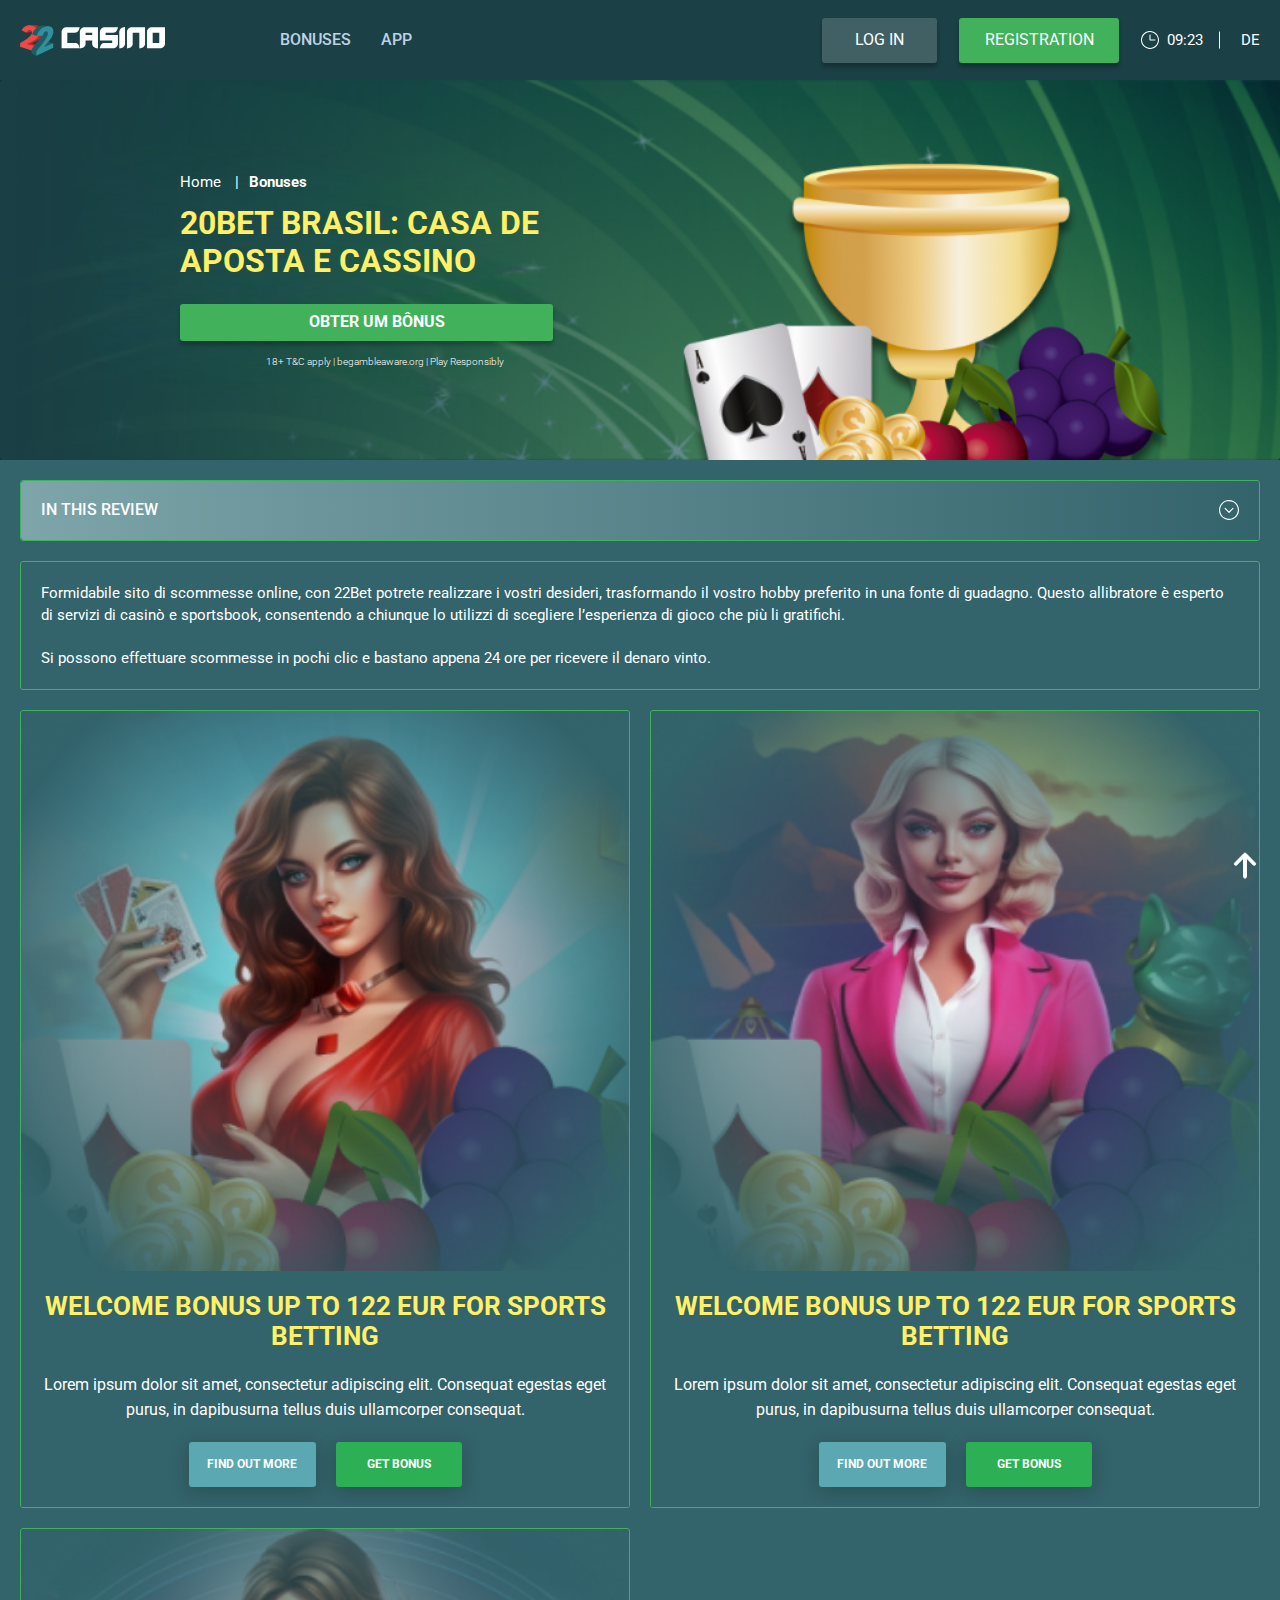
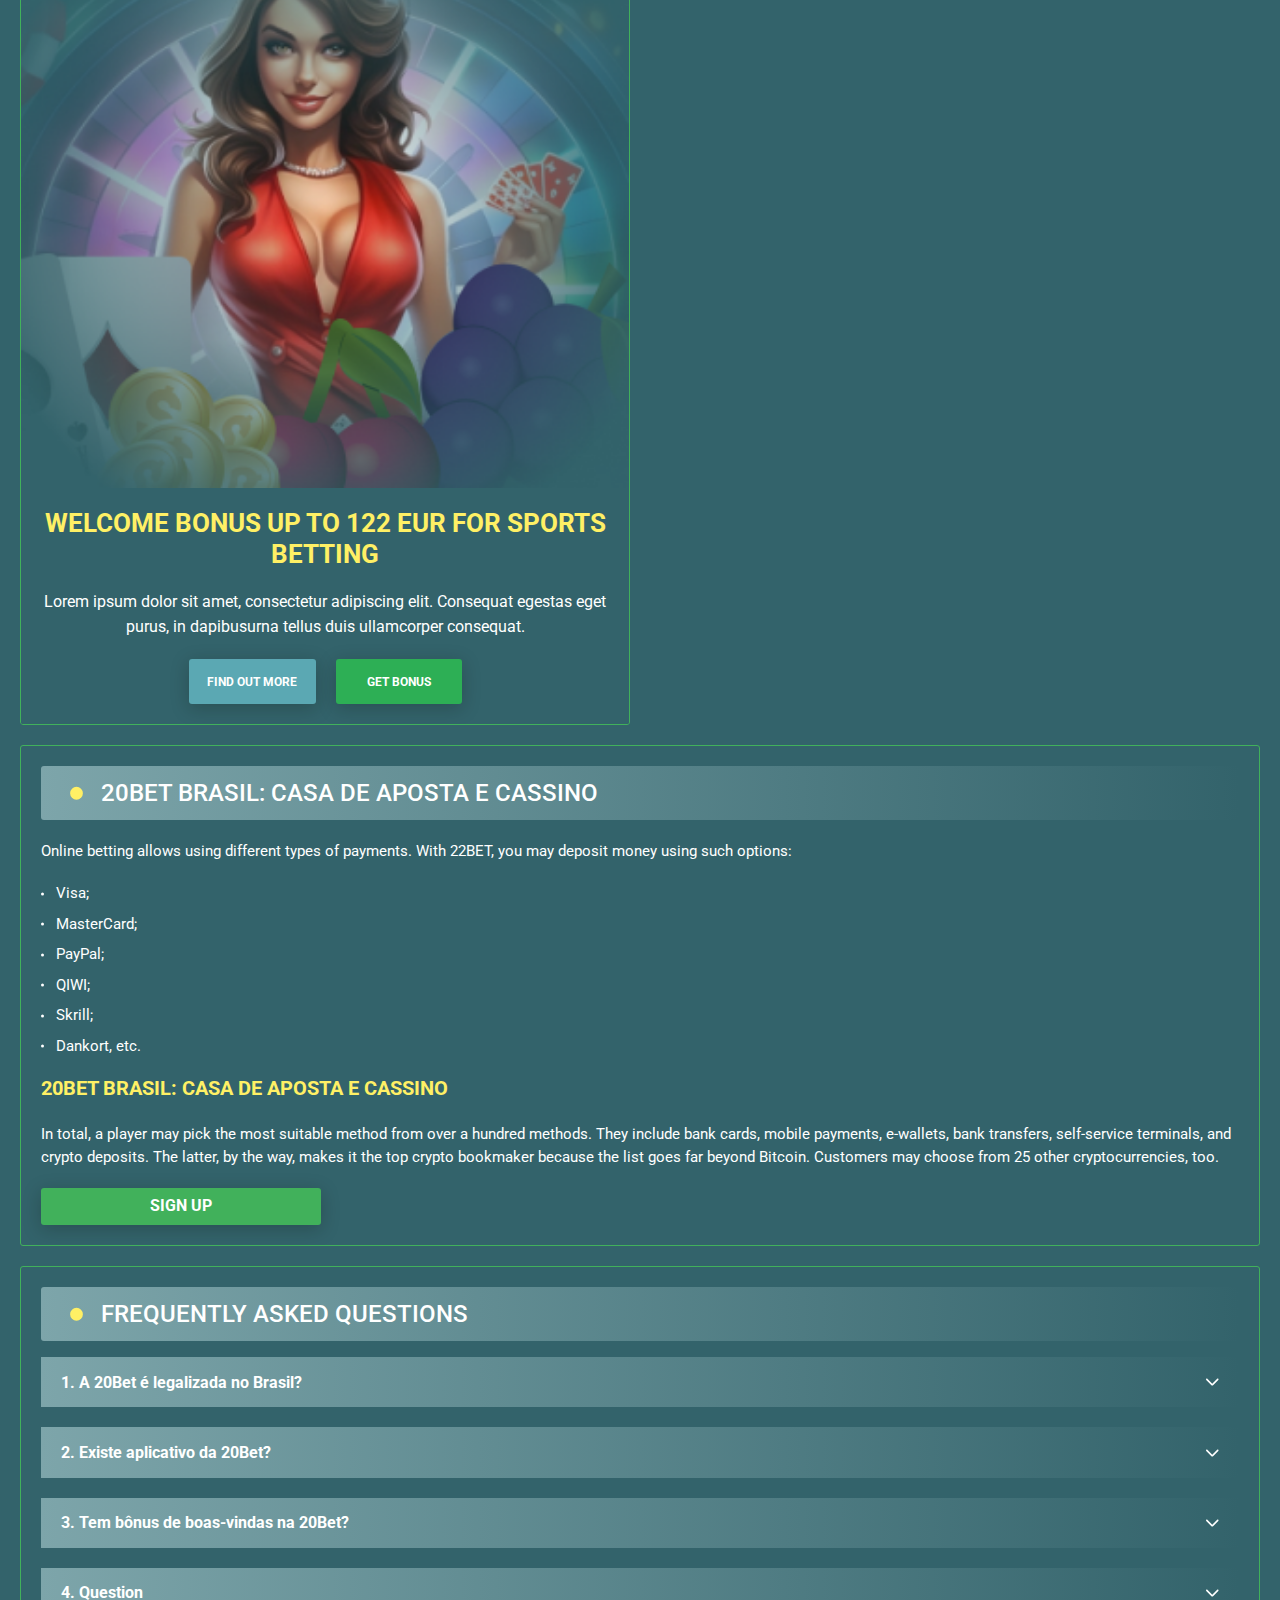
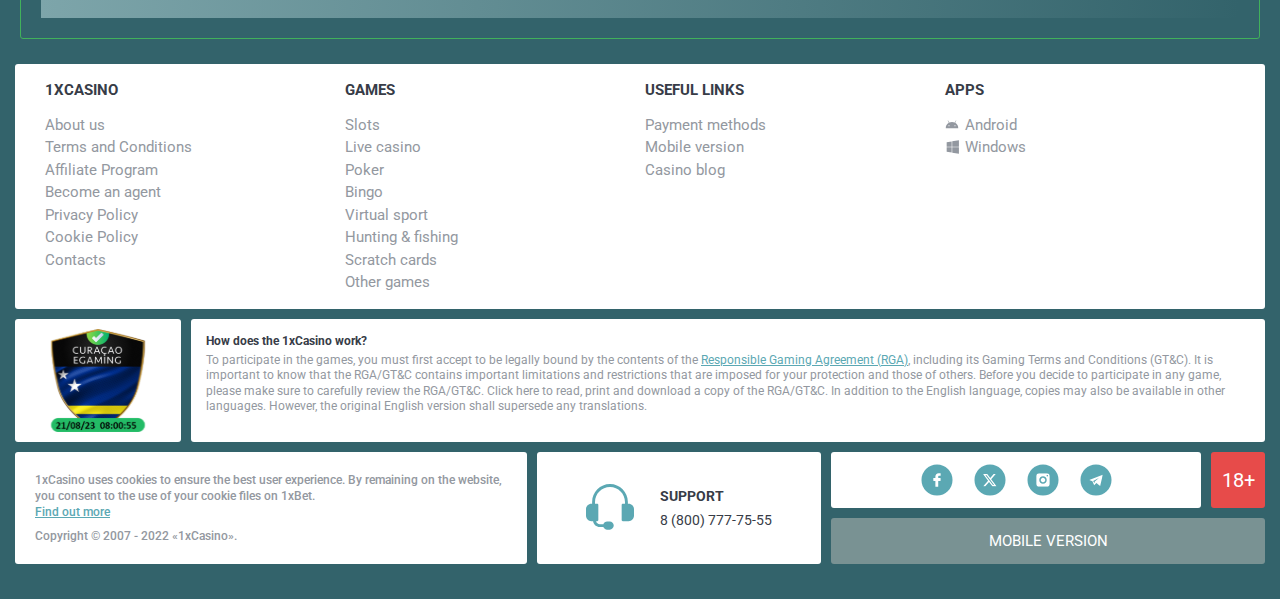
<file: bonus.html>
<!DOCTYPE html>
<html lang="de">
  <head>
    <meta charset="UTF-8" />

    <meta name="viewport" content="width=device-width, initial-scale=1.0" />
    <title>20Bet Brasil: casa de aposta e cassino</title>
    <meta name="description" content />
    <meta property="og:site_name" content />
    <meta property="og:title" content />
    <meta property="og:type" content="website" />
    <meta property="og:url" content />
    <meta property="og:image" content />
    <meta property="og:image:alt" content />
    <meta property="og:locale" content="de" />
    <meta property="og:description" content />
    <link rel="preconnect" href="https://fonts.googleapis.com" />
    <link rel="preconnect" href="https://fonts.gstatic.com" crossorigin />
    <link
      href="https://fonts.googleapis.com/css2?family=Poppins&family=Roboto:wght@400;500;700&display=swap"
      rel="stylesheet"
    />
    <link rel="stylesheet" href="./css/reset.css" />
    <link rel="stylesheet" href="./css/main.css" />
    <link rel="stylesheet" href="./css/media.css" />
    <link rel="icon" href="./images/favicon.png" type="image/x-icon" />
    <script
      src="https://code.jquery.com/jquery-3.6.1.min.js"
      integrity="sha256-o88AwQnZB+VDvE9tvIXrMQaPlFFSUTR+nldQm1LuPXQ="
      crossorigin="anonymous"
    ></script>
  </head>
  <body>
    <header class="header">
      <section class="content header__content">
        <a href="#" class="logo header__logo"
          ><img src="./images/logo.svg" alt="logo" title
        /></a>
        <button class="header__btn-menu">
          <svg
            width="16px"
            height="16px"
            viewBox="0 0 16 16"
            xmlns="http://www.w3.org/2000/svg"
          >
            <rect y="0" width="16" height="3" rx="1.5"></rect>
            <rect y="6.5" width="16" height="3" rx="1.5"></rect>
            <rect y="13" width="16" height="3" rx="1.5"></rect>
          </svg>
        </button>

        <nav class="menu header__menu">
          <ul class="header__menu-list">
            <li>
              <a href="#"> Bonuses </a>
            </li>
            <li>
              <a href="#"> App </a>
            </li>
          </ul>
          <div class="header__button header__button-menu">
            <a href="#" class="button button__login-menu">log in</a>
            <a href="#" class="button button__menu">registration</a>
          </div>
        </nav>

        <a href="#" class="button button__login">log in</a>
        <a href="#" class="button button__singup">registration</a>
        <div id="clock" class="header__time">00:00</div>
        <a href="" class="header__flag">
          <span>de</span>
        </a>
      </section>
    </header>
    <main class="main home main-page">
      <section class="hero hero__page hero__page-page">
        <div class="background background-page">
          <img src="./images/bonus/bg-bonus.png" alt="hero" title />
        </div>
        <div class="hero__wrapper hero__wrapper-page">
          <div class="hero__data hero__data-page hero__data-bonus">
            <ul
              class="breadcrumbs"
              itemscope
              itemtype="https://schema.org/BreadcrumbList"
            >
              <li
                itemprop="itemListElement"
                itemscope
                itemtype="https://schema.org/ListItem"
              >
                <a href="#" itemprop="item">
                  <span itemprop="name">Home</span></a
                >
                <meta itemprop="position" content="1" />
              </li>
              <li
                itemprop="itemListElement"
                itemscope
                itemtype="https://schema.org/ListItem"
              >
                <a href="#" itemprop="item">
                  <span itemprop="name">Bonuses</span></a
                >
                <meta itemprop="position" content="2" />
              </li>
            </ul>
            <h1 class="title general hero__title hero__title-page">
              20Bet Brasil: casa de aposta e cassino
            </h1>

            <a href="#" class="button hero__button hero__button-page">Obter um Bônus</a>
            <span class="hero__span">18+ T&C apply | begambleaware.org | Play Responsibly</span>
          </div>
        </div>
      </section>
      <section class="main__wrap main__wrap-page">
        <aside class="sidebar sidebar-left">
          <div class="sidebar-left__review">
            <div class="menu__review-desk sidebar__desk">In this review</div>
            <ul class="menu__review sidebar__list">
              <li><a href="#">Review of 20Bet</a></li>
              <li><a href="#">Registration</a></li>
              <li><a href="#">Layouts and navigation</a></li>
              <li><a href="#">20Bet Betting </a></li>
              <li><a href="#">Sports offers</a></li>
              <li><a href="#">Sports betting</a></li>
              <li><a href="#">Live betting</a></li>
              <li><a href="#">Live stream</a></li>
              <li><a href="#">Cash out</a></li>
            </ul>
          </div>
        </aside>
        <section class="content__wrapper content__wrapper-page content__wrapper-page-app">
          <section class="content menu-review__content">
            <div class="menu__review-desk menu__review-content">
              In this review
            </div>
            <ul class="menu__review menu__review-list">
              <li><a href="#">Review of 20Bet</a></li>
              <li><a href="#">Registration</a></li>
              <li><a href="#">Layouts and navigation</a></li>
              <li><a href="#">20Bet Betting </a></li>
              <li><a href="#">Sports offers</a></li>
              <li><a href="#">Sports betting</a></li>
              <li><a href="#">Live betting</a></li>
              <li><a href="#">Live stream</a></li>
              <li><a href="#">Cash out</a></li>
            </ul>
          </section>
          <section class="content article">
           
            <p>
              Formidabile sito di scommesse online, con 22Bet potrete realizzare
              i vostri desideri, trasformando il vostro hobby preferito in una
              fonte di guadagno. Questo allibratore è esperto di servizi di
              casinò e sportsbook, consentendo a chiunque lo utilizzi di
              scegliere l’esperienza di gioco che più li gratifichi.
            </p>
            <p>
              Si possono effettuare scommesse in pochi clic e bastano appena 24
              ore per ricevere il denaro vinto.
            </p>
          </section>
          <section class="content bonuses">
            <ul class="bonuses__list">
              <li class="bonuses__item">
                <div class="bonuses__img">
                  <img src="./images/bonus/banner-bonus1.png" alt="" title="" />
                </div>
                <div class="bonuses__desc">
                  <h2 class="title high bonuses__title">
                    WELCOME BONUS UP TO 122 EUR FOR SPORTS BETTING
                  </h2>
                  <p>
                    Lorem ipsum dolor sit amet, consectetur adipiscing elit.
                    Consequat egestas eget purus, in dapibusurna tellus duis
                    ullamcorper consequat.
                  </p>
                  <div class="bonuses__buttons">
                    <a href="#" class="button bonuses__button">Find out more</a>
                    <a href="#" class="button bonuses__button">Get Bonus</a>
                  </div>
                </div>
              </li>
              <li class="bonuses__item">
                <div class="bonuses__img">
                  <img src="./images/bonus/banner-bonus2.png" alt="" title="" />
                </div>
                <div class="bonuses__desc">
                  <h2 class="title high bonuses__title">
                    WELCOME BONUS UP TO 122 EUR FOR SPORTS BETTING
                  </h2>
                  <p>
                    Lorem ipsum dolor sit amet, consectetur adipiscing elit.
                    Consequat egestas eget purus, in dapibusurna tellus duis
                    ullamcorper consequat.
                  </p>
                  <div class="bonuses__buttons">
                    <a href="#" class="button bonuses__button">Find out more</a>
                    <a href="#" class="button bonuses__button">Get Bonus</a>
                  </div>
                </div>
              </li>
              <li class="bonuses__item">
                <div class="bonuses__img">
                  <img src="./images/bonus/banner-bonus3.png" alt="" title="" />
                </div>
                <div class="bonuses__desc">
                  <h2 class="title high bonuses__title">
                    WELCOME BONUS UP TO 122 EUR FOR SPORTS BETTING
                  </h2>
                  <p>
                    Lorem ipsum dolor sit amet, consectetur adipiscing elit.
                    Consequat egestas eget purus, in dapibusurna tellus duis
                    ullamcorper consequat.
                  </p>
                  <div class="bonuses__buttons">
                    <a href="#" class="button bonuses__button">Find out more</a>
                    <a href="#" class="button bonuses__button">Get Bonus</a>
                  </div>
                </div>
              </li>
            </ul>
          </section>
          <section class="content article">
            <h2 class="title high article__title">
              20Bet Brasil: Casa de Aposta e Cassino
            </h2>
            <p>
              Online betting allows using different types of payments. With
              22BET, you may deposit money using such options:
            </p>
            <ul class="article__list">
              <li>Visa;</li>
              <li>MasterCard;</li>
              <li>PayPal;</li>
              <li>QIWI;</li>
              <li>Skrill;</li>
              <li>Dankort, etc.</li>
            </ul>

            <h3>20Bet Brasil: Casa de Aposta e Cassino</h3>
           
            <p>
              In total, a player may pick the most suitable method from over a
              hundred methods. They include bank cards, mobile payments,
              e-wallets, bank transfers, self-service terminals, and crypto
              deposits. The latter, by the way, makes it the top crypto
              bookmaker because the list goes far beyond Bitcoin. Customers may
              choose from 25 other cryptocurrencies, too.
            </p>
            <a href="#" class="button article__button">sign up</a>
          </section>
          <section class="content faq">
            <h2 class="title high faq__title">Frequently Asked Questions</h2>
            <ul class="faq__list " itemscope itemtype="https://schema.org/FAQPage">
              <li class="faq__item"  itemscope itemprop="mainEntity" itemtype="https://schema.org/Question">
                <h3 class="title medium faq__subtitle js-button-expander"  itemprop="name">1. A 20Bet é legalizada no Brasil?
                 </h3>
                <div  class="faq__answer js-expand-content" itemscope  itemprop="acceptedAnswer" itemtype="https://schema.org/Answer">
                  <p  itemprop="text">
                    Sim, a casa de apostas tem licença emitida por Curaçao, que é reconhecida no Brasil e a permite atuar por aqui.
                  </p>
                </div>
              </li>
              <li class="faq__item"  itemscope itemprop="mainEntity" itemtype="https://schema.org/Question">
                <h3 class="title medium faq__subtitle js-button-expander"  itemprop="name">2. Existe aplicativo da 20Bet?</h3>
                <div class="faq__answer js-expand-content" itemscope  itemprop="acceptedAnswer" itemtype="https://schema.org/Answer">
                  <p  itemprop="text">
                    Sim, disponível para sistemas operacionais iOS e Android.
                  </p>
                </div>
              </li> 
              <li class="faq__item"  itemscope itemprop="mainEntity" itemtype="https://schema.org/Question">
                <h3 class="title medium faq__subtitle js-button-expander"  itemprop="name">3. Tem bônus de boas-vindas na 20Bet?</h3>
                <div class="faq__answer js-expand-content" itemscope  itemprop="acceptedAnswer" itemtype="https://schema.org/Answer">
                  <p  itemprop="text">
                    O pacote especial para novos usuários da 20Bet paga 100% sobre o primeiro depósito, com limite de 600 BRL.
                  </p>
                </div>
              </li> 
              <li class="faq__item"  itemscope itemprop="mainEntity" itemtype="https://schema.org/Question">
                <h3 class="title medium faq__subtitle js-button-expander"  itemprop="name">4. Question</h3>
                <div class="faq__answer js-expand-content" itemscope  itemprop="acceptedAnswer" itemtype="https://schema.org/Answer">
                  <p  itemprop="text">
                    Sim, a casa de apostas tem licença emitida por Curaçao, que é reconhecida no Brasil e a permite atuar por aqui.
                  </p>
                </div>
              </li> 
            </ul>
          </section>
        </section>
        <div class=""  onclick="scrollToTop()">
          <button class="main__arrow" id="scrollToTopBtn"></button>
        </div> 
      </section>
    </main>
    <footer class=" footer ">
      <section class=" footer__content">
        <ul class="footer__menu">
          <li>
            <div>1хcasino</div>
            <ul class="footer__info">
              <li><a href="#">About us
              </a></li>
              <li><a href="#">Terms and Conditions</a></li>
              <li><a href="#">Affiliate Program
              </a></li>
              <li><a href="#">Become an agent
              </a></li>
              <li><a href="#">Privacy Policy
              </a></li>
              <li><a href="#">Сookie Policy
              </a></li>
              <li><a href="#">Contacts</a></li>
            
            </ul>
          </li>
          <li>
            <div>Games</div>
            <ul class="footer__info">
              <li><a href="#">Slots</a></li>
              <li><a href="#">Live casino</a></li>
              <li><a href="#">Poker</a></li>
              <li><a href="#">Bingo</a></li>
              <li><a href="#">Virtual sport</a></li>
              <li><a href="#">Hunting & fishing</a></li>
              <li><a href="#">Scratch cards</a></li>
              <li><a href="#">Other games</a></li>
            </ul>
          </li>
          <li>
            <div>Useful Links</div>
            <ul class="footer__info">
              <li><a href="#">Payment methods</a></li>
              <li><a href="#">Mobile version</a></li>
              <li><a href="#">Casino blog</a></li>
            </ul>
          </li>
          <li>
            <div>APPS
            </div>
            <ul class="footer__info">
              <li><a href="#" class="footer__android">Android</a></li>
              <li><a href="#" class="footer__windows">Windows</a></li>
              
            </ul>
          </li>
        </ul>
      <div class="footer__wrapper">
         <div class="footer__image"> 
        <img src="./images/footer-frame.svg" alt="" title="">
      </div>
       <div class="footer__desc"><p class="footer__desc-question">How does the 1xCasino work?</p>
       <p>To participate in the games, you must first accept to be legally bound by the contents of the <a class="footer__desc-link" href="#" class="">Responsible Gaming Agreement (RGA)</a>, including its Gaming Terms and Conditions (GT&C). It is important to know that the RGA/GT&C contains important limitations and restrictions that are imposed for your protection and those of others. Before you decide to participate in any game, please make sure to carefully review the RGA/GT&C. Click here to read, print and download a copy of the RGA/GT&C. In addition to the English language, copies may also be available in other languages. However, the original English version shall supersede any translations.</p></div>
      </div>
        
          <div class="footer__text">
            <p>
              1xCasino uses cookies to ensure the best user experience. By remaining on the website, you consent to the use of your cookie files on 1xBet. 
              <a class="footer__desc-link" href="#">Find out more</a>
            </p>
            <p>Copyright &copy; 2007 - 2022 «1xCasino».</p>
          </div>
          <div class="footer__support">
          <img src="./images/support.svg" alt="" title>
         <div class="footer__support-text">
           <p>SUPPORT</p>
          <a href="tel:+88007777555">8 (800) 777-75-55</a>
         </div>
        </div>
       <div class="footer__information">
        <div class="footer__social">
         <ul class="footer__links">
          <li><a href="#"><img src="./images/facebook.svg" alt=""title></a></li>
           <li><a href="#"><img src="./images/twitter.svg" alt=""title></a></li>
            <li><a href="#"><img src="./images/instagram.svg" alt=""title></a></li>
             <li><a href="#"><img src="./images/telegram.svg" alt=""title></a></li>
        </ul>
         <div class="footer__age"> 18+
           
          </div>
       </div>
          <div class="footer__mob"><a href="#">MOBILE VERSION</a></div>
        </div>
       
       
      </section>
    </footer>

    <script src="./js/sidebar.js" defer></script>
    <script src="./js/expander.js" defer></script>
    <script src="./js/mobile-menu.js" defer></script>
    <script src="./js/clock.js" defer></script>
    <script src="./js/arrowUp.js" defer></script>
  </body>
</html>
</file>
<file: css/main.css>
html {
  -webkit-text-size-adjust: 100%;
  scroll-behavior: smooth;
  overflow-x: hidden;
}

body {
  display: block;
  position: relative;
  width: 100%;
  background: #33636b;
  font-family: "Roboto", sans-serif;
  font-size: 15px;
  font-weight: 400;
  line-height: 22.5px;
  text-align: left;
  color: #FFFFFF;
}

.content {
  display: block;
  position: relative;
  width: 100%;
  max-width: 1020px;
  overflow: hidden;
  border-radius: 3px;
  background: linear-gradient(180deg, #33636B 0%, #33636B 100%);
  border: 1px solid #41B15B;
  padding: 20px;
  margin: 0 auto 20px auto;
}

h1,
h2,
h3,
h4,
.title {
  display: block;
  position: relative;
  font-size: 32px;
  font-weight: 700;
  line-height: 37.5px;
  text-align: center;
  color: #fff065;
}

h1,
.title.general {
  text-transform: uppercase;
}

h2,
.title.high {
  position: relative;
  display: flex;
  align-items: center;
  justify-content: left;
  font-weight: 500;
  font-size: 24px;
  line-height: 28.8px;
  color: #FFFFFF;
  background: linear-gradient(90deg, #7DA5AA 0%, #33636B 100%);
  text-transform: uppercase;
  border-radius: 3px;
  padding: 12.5px 20px 12.5px 60px;

}

h2::before,
.title.high::before {
  content: "";
  display: block;position:absolute;
  width: 30px;height: 30px;
  left: 20px;
  top:50%;
  transform: translateY(-50%);
  background: url(../images/main/ratings-icon.svg) no-repeat center center / contain;
}


h3,
title.medium {
  font-size: 20px;
  line-height: 30px;
  text-align: left;
  color:#FFF065;
}

article > *,
.article > *,
.desk > * {
  margin-top: 20px;
}

article > *:first-child,
.article > *:first-child,
.desk > *:first-child {
  margin-top: 0 !important;
}

article > h2,
.article > h2,
.desk > h2 {
  margin-top: 20px;
}

article > h3,
.article > h3,
.desk > h3 {
  margin-top: 16px;
}

.button {
  position: relative;

  min-width: 373px;
  height: 37px;
  border-radius: 3px;
  background: #41b15b;
  overflow: hidden;
  font-size: 16px;
  font-weight: 700;
  line-height: 18.75px;
  text-align: center;
  text-decoration: none;
  text-transform: uppercase;
  color: #ffffff;
  white-space: nowrap;
  cursor: pointer;
  box-shadow: 0px 4px 18px 0px #0e181140;

  padding: 9px 129px;
  margin: 0 auto;

  transition: all 0.5s;
}

.button:hover {
  transform: scale(1.1);
}

.header,
.main,
.footer {
  display: flex;
  position: relative;
  justify-content: space-between;
  align-items: center;

  max-width: 1600px;
  max-width: 100%;

  margin: 0 auto;
}

.background {
  display: block;
  position: absolute;
  bottom: 0;
  left: 0;
  height: 100%;
  width: 100%;
  overflow: hidden;
}

.background img {
  position: relative;
  width: 100%;
  height: 100%;
  object-fit: cover;
  border-radius: 3px;
}

.images img {
  border-radius: 3px;
  width: 100%;
  height: 100%;
  overflow: hidden;
}

/* -------------------HEADER---------------- */
.header {
  position: fixed;
  top: 0;
  left: 0;
  right: 0;
  width: 100%;
  z-index: 100;
  background: #1b4045;
}

.header__content {
  position: relative;
  display: flex;
  flex-direction: row;
  align-items: center;
  justify-content: space-between;
  max-width: 1600px;
  max-height: 80px;
  border-radius: 0;
  background: #1b4045;
  border: none;
  padding: 16px 30px;
  margin: 0 auto;
  box-shadow: none;
}

.logo {
  display: block;
  position: relative;
  max-width: 145px;
  flex: 0 0 145px;
  margin-right: 115px;
}

.logo img {
  display: block;
  position: relative;
  width: auto;
  max-height: 31px;
}

.logo:hover {
  transform: scale(1.1);
}
.header__menu {
  display: flex;
  white-space: nowrap;
}

.header__menu-list {
  display: flex;
  justify-content: center;
  align-items: center;
  white-space: nowrap;
  flex: 1 1 auto;
  gap: 30px;
  
  border-radius: 60px;
  
}
.header__menu-list li {
  display: block;
  
}

.header__menu-list li a {
  display: inline-flex;
  position: relative;
  align-items: center;
  font-weight: 500;
  font-size: 16px;
  line-height: 18.75px;
  text-transform: uppercase;
  color: #BED2E4;
  transition: all 0.5s;
  padding: 20px 0;
}

.header__menu-list a:hover {
  color: #41b15b;
}

.menu a {
  display: none;
}

span {
  display: inline-block;
}

.header__menu-list a img {
  width: 24px;
  height: 24px;
  vertical-align: middle;
}

.header__menu-list a span:last-child {
  margin-left: 16px;
}

.header__flag span:first-child {
  flex: 0 1 24px;
}

.header__flag {
  margin-left: 16px;
  color: #ffffff;
  text-transform: uppercase;
  padding-left: 22px;
}

.header__flag::before {
  content: "";
  display: block;
  position: absolute;
  width: 1px;
  height: 75%;
  top: 50%;
  transform: translateY(-50%);
  left: 0;
  background: #ffffff;
}

.button__login {
  margin-left: auto;
}

.button__login {
  height: 45px;
  font-size: 16px;
  font-weight: 400;
  line-height: 18.75px;
  min-width: 115px;
  background: #416064;
  box-shadow: 0px 4px 4px 0px #00000040;
  padding: 13px 32.5px;
  margin: 0 22px 0 auto;
  border: none;
}

.button__singup {
  height: 45px;
  font-size: 16px;
  font-weight: 400;
  line-height: 18.75px;
  min-width: 160px;
  margin: 0;
  padding: 13px 25.5px;
  border: none;
  box-shadow: 0px 4px 4px 0px #00000040;
}

.button__singup:hover {
  background: #416064;
}
.header__time {
  color: #ffffff;
  position: relative;
  padding-left: 26px;
  margin-left: 22px;
}

.header__time::before {
  content: "";
  display: block;
  position: absolute;
  width: 18px;
  height: 18px;
  top: 50%;
  transform: translateY(-50%);
  left: 0;
  background: url(../images/clock.svg) no-repeat center center / contain;
}
.button__login:hover {
  background: #41b15b;
}

.header__btn-menu {
  display: block;
  flex: 0 1 auto;
  min-width: 0;
  border: 1px solid #ffffff;
  border-radius: 10px;
  background: #33636B;
  padding: 12px;
  margin-left: 12px;
  order: 3;
}

svg {
  position: relative;
  fill: #ffffff;
  line-height: 1;
  vertical-align: 1;
}

/* ------------------ MAIN------------- */
.main.home {
  display: flex;
  margin-bottom: 30px;
}

.main__wrap {
  display: flex;
  position: relative;
  flex: 1 1 100%;
  justify-content: center;
  align-items: stretch;
  max-width: 1600px;
  padding: 20px 30px;
  margin: 0 auto;
}

/*--------------------MAIN__SIDEBAR-------------- */

.sidebar {
  position: relative;
  align-self: stretch;
 
  flex: 0 0 240px;
}

.sidebar {
  align-self: stretch;
  position: sticky;
  flex: 0 0 240px;
  top: 100px;
  bottom: 20px;
  height: calc(100vh - 110px);
  overflow: auto;
}

.sidebar::-webkit-scrollbar {
  display: none;
}

.sidebar-left__review {
  overflow: hidden;
  border-radius: 3px;
  background:  #33636B;
  ;
  border: 1px solid #41B15B;
}

.sidebar-left__quik {
  margin-bottom: 24px;
}

.menu__review-desk {
  position: relative;
  background: linear-gradient(90deg, #7DA5AA 0%, #33636B 100%);
 

  font-weight: 500;
  font-size: 16px;
  line-height: 18.75px;
  text-transform: uppercase;
  color: #ffffff;

  padding: 10px 20px;
}

.menu__review li {
  position: relative;
  padding: 8px 16px;
}


.menu__review li {
  padding: 8px 20px;
}

.menu__links li a {
  font-size: 14px;
  font-weight: 300;
  color: #ffffff;
  line-height: 16.41px;
}

.menu__review li a {
  position: relative;
  color: #ffffff;
  font-weight: 300;
  font-size: 15px;
  line-height: 22.5px;
  padding-left: 10px;
}



.menu__links li a img {
  vertical-align: middle;
  margin-right: 8px;
}

.sidebar__review {
  margin-top: 20px;
}

.menu__review-content::after,
.menu__review-desk::after {
  content: "";
  position: absolute;
  right: 12px;
  top: 50%;
  transform: translateY(-50%);
  width: 15px;
  height: 15px;
  background: url(../images/sidebar/sidebar-arrowDown.svg)no-repeat center center /
    contain;
  transition: all 0.5s;
}

.menu__review-content::after {
  width: 20px;
  height: 20px;
  right: 20px;
}

.menu__review-content.active::after,
.menu__review-desk.active::after {
  transition: all 0.5s;
  background: url(../images/sidebar/sidebar-arrowUp.svg)no-repeat center center / contain;
}

.menu-review__content {
  display: none;
  padding: 0;
  margin-bottom: 20px;
  background: #33636B;

}

.menu__review-content {
  position: relative;
  padding: 20px;
  border-radius: 3px;
 
}


.menu__review-content.active {
  border-bottom-left-radius: 0;
  border-bottom-right-radius: 0;
}

.menu__review li a {
  position: relative;
  white-space: nowrap;
}

.menu__review li:hover a {
  color: #ffffff;

  font-weight: 700;
}

.menu__review li:hover{
  background: linear-gradient(90deg, #7DA5AA 0%, #33636B 100%);


}

.menu__review-list {
  padding: 0;
}
.menu__review-list li {
  padding: 8px 16px;
}
.content__wrapper {
  margin: 0 10px;

  flex: 0 1 calc(100% - 240px * 2 - 10px * 2);
}


.sidebar__cards {
  display: flex;
  flex-direction: row;
  flex-wrap: wrap;
  gap: 6px;
}

.sidebar__cards {
  display: flex;
  flex-direction: row;
  flex-wrap: wrap;

  
}

.sidebar__cards img {
  display: block;
  
  height: 100%;
}

.sidebar__cards a img {
  position: relative;
  width: 100%;
  
  display: block;
  border-top-left-radius: 3px;
  border-top-right-radius: 3px;
  border-radius: 3px;
  border: 1px solid #41B15B;
}

.sidebar__cards a{
  
  box-shadow: 0px 4px 4px 0px #00000040;
  border-radius: 3px;
  overflow: hidden;
}

.sidebar__text {
  position: absolute;
  bottom: 0px;
  background: #2daf55;
  border-bottom-left-radius: 3px;
  border-bottom-right-radius: 3px;
  color: #ffffff;
  font-weight: 500;
  font-size: 13px;
  line-height: 15.73px;
  text-transform: uppercase;
  overflow: hidden;
  padding: 7px;
  display: flex;
  justify-content: center;
  width: 100%;
}

/* -----------hero ----------- */
.content__wrapper {
  position: relative;
  top: 80px;

  margin-left: 20px;
  margin-right: 20px;
}

.hero {
  padding: 0;
  height: 380px;
  display: flex;
  align-items: center;
  width: 100vw;
  padding-top: 24px;
  padding-bottom: 24px;
  padding-left: calc(50% - 492px);
  padding-right: calc(50% - 492px);
  
}

.home .hero.hero__page {
  
}

.hero__wrapper {
  display: flex;
  align-items: center;
}

.hero__data {
  display: block;
  position: relative;
  max-width: 500px;
  padding: 32px;
  align-items: center;
}

.hero__title {
  margin-bottom: 16px;
  text-align: left;
}

.hero__data p {
  color: #ffffff;
  text-align: left;
}

.hero__rating {
  display: flex;
  font-weight: 700;
  align-items: center;
  justify-content: left;
  text-transform: uppercase;
  color: #ffffff;
  margin-bottom: 16px;
}

.hero__rating p {
  margin-right: 10px;
  font-weight: 400;
}
.hero__button {
  display: block;
  width: 373px;
  background: #41b15b;
  box-shadow: 0px 4px 4px 0px #00000040;

  margin-top: 24px;
  margin-bottom: 13px;
  margin-left: 0;
}
.hero__data span {
  font-size: 15px;
 
  line-height: 18px;

  color: #ffffff;
}

.hero__data .hero__span {
  display: block;
  font-weight: 300;
  font-size: 10px;
  line-height: 15px;
  color: #ffffff;
  text-align: center;
}

/* ---------------games---------------- */
.games {
  background: transparent;
  padding: 0;
  margin-bottom: 20px;
}

.games__list {
  display: grid;
  grid-template-columns: repeat(3, 1fr);
  gap: 40px;
  row-gap: 20px;

  width: 100%;
}

.games__list li a img{
  display: block;
  width: 100%;
  /* box-shadow: 0px 4px 20px 0px #5BA8B3; */

}

/* --------------------features----------- */

.features__wrap {
  display: flex;
  gap: 20px;
}

.features__table {
  
  width: 100%;
  display: flex;
  gap: 20px;
}

.features__group {
  width: 50%;
}

.features__title {
  margin-bottom: 16px;
}

.features__list li {
  position: relative;

  padding: 9px 20px 9px 64px;
}

.features__list li + li,
.features__table tr + tr {
  margin-top: 10px;
}

.features__table tr,
.features__list li {
  background: linear-gradient(90deg, #7DA5AA 0%, #33636B 100%);

  border-radius: 3px;
  color: #ffffff;
  
}


.features__table tr {
  
  display: flex;
  padding: 9px 20px;
}

.features__table tr td:last-child {
  font-weight: 400;
  padding-left: 5px;
  color:#FFF065;
}

.features__table td {
  width: 50%;
}

.features__list li::before {
  content: "";
  display: block;
  position: absolute;
  width: 30px;
  height: 30px;
  left: 20px;
  top: 50%;
  transform: translateY(-50%);
  background: url(../images/main/features-icon.svg) no-repeat center center /
    contain;
}

/* -------------banner---------------- */

.banner {
  display: flex;
  align-items: center;
  justify-content: flex-start;
  overflow: hidden;
  height: 380px;
  padding: 20px;
}

.banner__info {
  display: block;
  position: relative;

  width: 500px;
  text-align: center;

  padding: 32px;
  z-index: 3;
}

.banner__info .banner__title {
  flex-direction: column;
  line-height: 31.2px;
  font-size: 26px;
  color:#FFF065;
  align-items: center;
  text-align: center;
  text-transform: none;
  margin-bottom: 28px;
  border: none;
  background: transparent;
  padding: 0;
}


.banner__info .banner__title::before {
  display: none;
}

.banner__title span {
  font-size: 20px;
  font-weight: 700;
  line-height: 30px;
  text-transform: uppercase;
  color: #ffffff;
}

.banner__button,
.article__button {
  display: inline-block;
  margin-right: 0;
  width: 240px;
  background: #fff065;
  color: #1b4045;
  box-shadow: 0px 4px 18px 0px #0e181140;
  z-index: 3;
  margin-bottom: 6px;
  margin-left: auto;
    margin-right: auto;
    display: flex
;
    align-items: center;
    justify-content: center;
}

.banner__button:hover {
  
  transform: scale(1.1);
}

.banner__span {
  font-size: 12px;
  font-weight: 400;
  line-height: 18px;
  color: #ffffff;
}
.background .banner__img {
  top: 0;
  left: 0;
  position: absolute;
  z-index: 2;
}

/* ----------------review------------- */

.article {
  display: flex;
  flex-direction: column;
}
.article ul li {
  position: relative;
  padding-left: 15px;
}

.article ul li + li {
  margin-top: 8px;
}

.article ul li::before {
  content: "";
  position: absolute;
  left: 0;
  top: 50%;
  transform: translateY(-50%);
  width: 4px;
  height: 1px;
  border-radius: 50%;
  background: #ffffff;
}

.article__button {
  margin: 20px auto 0 auto;
  background: #41b15b;
  margin-left: 0;
}

.article h3 {
  
  text-transform: uppercase;
}

.article__links {
  color: #ff4949;
}

/* для нумерованного списка */

.article ol {
  counter-reset: ol;
  position: relative;
  
}

.article ol li {
  counter-increment: ol; 
  position: relative; 
  padding-left: 20px;}

.article ol li::before {
  content: counter(ol) "."; 
  display: inline-block;
  position: absolute;
  font: inherit;
  font-weight: 700;
  color: inherit;
  left: 0;
  top: 50%;
  transform: translateY(-50%);
}

/* ------------sidebar-right----------- */

.menu__casino {
  display: flex;
  flex-wrap: wrap;
  gap: 8px;
  align-items: center;
  padding: 8px;
}

.menu__casino li a {
  border-radius: 10px;
  overflow: hidden;
  
}

.menu__casino li a img {
  display: block;
  border-radius: 12px;
 
}

.main__sidebar-right {
  margin-bottom: 0;
}
/* --------------rating------------------- */
.rating__table {
  display: flex;
  width: 100%;
  margin-top: 16px;
}

.rating__table tbody {
  width: 100%;
}

.table td {
  display: flex;
  font-weight: 700;
  text-transform: uppercase;
}

.rating__table table {
  width: 100%;
  
}

.rating__table tr {
  display: flex;
  justify-content: space-between;
  align-items: center;
  text-transform: uppercase;
  color: #ffffff;
  background: linear-gradient(90deg, #7DA5AA 0%, #33636B 100%);
  font-weight: 500;
  font-size: 16px;
  line-height: 24px;
  padding: 13px 42px;
  border-radius: 3px;
}

.rating__table tr + tr {
  margin-top: 20px;
  
}

.table tr td:nth-child(1) {
  flex: 0 0 280px;
}

.table tr td:nth-child(3) {
  flex: 0 1 60px;
  margin-left: auto;
}

.rating__table img {
  width: 30px;
  height: 30px;
}

.rating__table img + img {
  margin-left: 10px;
}

.ratings__button,
.article__button {
  min-width: 280px;
  display: inline-block;
  color: #ffffff;
  padding: 9px 109px;
  margin-top: 20px;
}
/* ----------faq----------------------- */
.faq__subtitle {
  position: relative;
  font-weight: 700;
  font-size: 16px;
  line-height: 19.2px;
  text-align: left;
  background: linear-gradient(90deg, #7DA5AA 0%, #33636B 100%);
  color: #FFFFFF;
  cursor: pointer;
  padding: 15.5px 64px 15.5px 20px;
}

.faq__list li + li {
  margin-top: 20px;
}

.faq__title {
  margin-bottom: 16px;
}

.faq__subtitle::after {
  content: "";
  display: block;
  position: absolute;
  top: 50%;
  transform: translateY(-50%);
  right: 20px;
  width: 14px;
  height: 14px;
  background: url(../images/faq-arrowDown.svg) no-repeat center center / contain;
  transition: all 0.5s;
}

.faq__subtitle.active::after {
  background: url(../images/faq-arrowUp.svg) no-repeat center center / contain;
  transition: all 0.5s;
}

.faq__item {
  position: relative;
}

.faq__subtitle.active {
  
  transition: all 0.5s;
}

.faq__answer {
  position: relative;
  color: #FFF065;
  border-left: 2px solid #FFF065;
  border-right: 2px solid #FFF065;
  padding: 13px 20px;
  margin-top: 10px;
}

.js-expand-content {
  display: none;
  overflow: hidden;
}

.js-expand-content.expanded {
  height: 100%;
}

/* ---------main__arrow------ */
.main__arrow {
  display: block;
  position: fixed;
  width: 30px;
  height: 30px;
  right: 20px;
  bottom: 20px;

  background: url(../images/ArrowUp.svg) no-repeat center center / contain;
  z-index: 100;
}

/* ------------footer----------------- */
.footer {
  display: flex;
  position: relative;
}

.footer__content {
  padding: 30px 10px;
  padding: 30px 10px 30px 10px;
  max-width: 1600px;
  margin-left: auto;
  margin-right: auto;
  background: transparent;
  display: flex;
  flex-wrap: wrap;
  flex-direction: row;
  align-items: stretch;
  width: auto;
}

.footer__content > *{
  background: #fff;
   
    border-radius: 3px;
    margin: 5px;
}
.footer__menu {
  display: flex;
  justify-content: space-between;
  flex-wrap: wrap;
  padding: 15px 30px;
}

.footer__menu div {
  font-weight: 700;
  color: #373c47;
  text-transform: uppercase;
  margin-bottom: 12px;
}

.footer__menu li {
  position: relative;
  color: #9398a0;
  
  flex: 0 1 calc((100% - 30px) / 4);
}
.footer__info {
  position: relative;
}


.footer__info a {
  color: inherit;
}


.footer__text p {
  font-size: 12px;
  font-weight: 500;
  line-height: 16px;
}

.footer__text p + p {
  margin-top: 8px;
}

.footer__wrapper {
  display: flex;
 
  gap: 10px;
  background: transparent;
}

.footer__image {
  padding: 10px 33px;
  flex: 0 0 166px;
  display: flex;
  align-items: center;
  justify-content: center;
  background: #ffffff;
  border-radius: 3px;
}

.footer__image img {
  max-width: 100px;
}

.footer__desc {
  background: #ffffff;
  border-radius: 3px;
  padding: 15px;
}

.footer__desc .footer__desc-question {
  color: #373c47;
  font-size: 12px;
  font-weight: 700;
  line-height: 14.06px;
  margin-bottom: 5px;
}

.footer__desc p {
  color: #9398a0;
  font-size: 12px;
  font-weight: 400;
  line-height: 15.6px;
}

.footer__desc-link {
  color: #5ba8b3;
  text-decoration: underline;
}


.footer__text {
  
  color: #9398a0;
 
  padding: 20px;
  
  flex: 0 1 calc(100% - 434px - 284px - 30px);
}
.footer__text p {
  display: flex;
  flex-direction: column;
}

.footer__support {
  display: flex;
  align-items: center;
  justify-content: center;

  padding: 20px 32px 20px 19px;padding: 20px;
  flex: 0 1 284px;
  
}

.footer__support p,
.footer__support a {
  color: #373c47;
  font-size: 14px;
  line-height: 16.41px;
}

.footer__support p {
  font-weight: 700;
}

.footer__support-text {
  display: flex;
  flex-direction: column;
  margin-left: 26px;
  gap: 8px;
}

.footer__social,
.footer__links {
  display: flex;
  flex-direction: row;
}

.footer__social {
  flex: 0 1 434px;
  gap: 10px;
  
}

.footer__links {
 background: #ffffff; 
  border-radius: 3px;
  padding: 8px;
  justify-content: center;
  align-items: center;
  gap: 21px;
 
  flex: 0 1 calc(100% - 54px - 10px);
}
.footer__android, .footer__windows{
  position: relative;
  padding-left: 20px;
}

.footer__android::before,.footer__windows::before{
  content: '';
  display: block;
  position: absolute;
  left: 0;
  top:50%;
  transform: translateY(-50%);
  width: 14px;
  height: 14px;
  background: url(../images/android-footer.svg) no-repeat center center / contain;
}

.footer__windows::before{
  background: url(../images/windows.svg) no-repeat center center / contain;
}

.footer__links li a img {
  width: 32px;
  height: 32px;
  vertical-align: middle;
}


.footer__age {
  display: block;
  width: 54px;
  height: 48px;
  height: auto;
  color:#ffffff;
  background: #E74B4A;
  border-radius: 3px;display: flex;
 justify-content: center;
 align-items: center;
  font-size: 20px;line-height: 23.44px;  
}

.footer__information {
  text-align: center;
  display: flex;
  align-items: stretch;
  
  flex-wrap: wrap;
  
  flex: 0 1 434px;
  background: transparent;
}

.footer__mob {
  background: #799293;
  border-radius: 3px;
  padding: 8px;
  margin-top: 10px;
  display: flex;
  align-items: center;
  justify-content: center;
  width: 100%;
}

.footer__mob a{
  color: #ffffff;
}


/* --------------bonus page------------- */
.breadcrumbs {
  display: flex;
  text-align: center;
  margin-bottom: 12px;
  white-space: nowrap;
}

.breadcrumbs li:not(:last-child) a {
  padding-left: 0;
}

.breadcrumbs li a {
  font-weight: 400;
  color: #ffffff;
  padding: 10px;
}

.breadcrumbs li:first-child a:hover {
  color: #ff6b00;
}

.breadcrumbs li:last-child a {
  font-weight: 700;
}

.breadcrumbs > li:not(:last-child):after {
  content: "|";
  position: relative;
  color: #ffffff;
}

.main-page.home {
  top: 80px;
  display: block;
}

.main__wrap-page {
  justify-content: flex-start;
}

.home .hero__page {
  position: relative;
  width: 100vw;
  display: flex;
  justify-content: start;
  align-items: center;
  background: linear-gradient(
    to right,
    rgba(23, 25, 35, 0.8) 100%,
    rgba(23, 25, 35, 0.6) 40%,
    rgba(23, 25, 35, 0.2) 70%,
    rgba(23, 25, 35, 0.8) 80%
  );
  padding-top: 24px;
  padding-bottom: 24px;
  padding-left: calc(50% - 492px);
  padding-right: calc(50% - 492px);
}

.home .hero__page.hero__page-page{
  justify-content: start;
}

.hero__data-bonus{
  max-width: 473px;
}

.hero__title-page{
  text-align: left;
}
.hero__button-page{
  margin-left: 0;
}

.content__wrapper-page {
  top: 0;
}

.content.bonuses {
  padding: 0;
  background: none;
  border:none;
  box-shadow: none;
}

.bonuses__list {
  display: flex;
  flex-direction: row;
  gap: 20px;
  display: grid
;
    grid-template-columns: repeat(3, 1fr);
}

.bonuses__item {
  display: flex;
  background: transparent;
  flex-direction:column;
  width: 100%;
  border-radius: 3px;
  padding: 0;
  overflow: hidden;
  border: 1px solid #41B15B;
}



.bonuses__item > * {
  position: relative;
}

.bonuses__item + .bonuses__item {
  margin-top: 0;
}

.bonuses__item:before {
  display: none;
}

.bonuses__img img {
  display: block;
  height: 100%;
  width: 100%;
}

.bonuses__desc {
  padding: 20px;
  background: linear-gradient(180deg, #33636B 0%, #33636B 100%);

  width: 100%;
  text-align: center;
}
.bonuses__desc p {
  color: #FFFFFF;
  margin-bottom: 20px;
  font-size: 16px;
  line-height: 25px;
}

.title.bonuses__title {
  flex-direction: column;
  text-align: center;
  color: #FFF065;
  border: none;
  font-size: 26px;
  line-height: 30.47px;
  font-weight: 700;
  position: relative;
  margin-bottom: 20px;
  background: transparent;padding: 0;
}

.title.bonuses__title::before {
  display: none;
}

.bonuses__buttons {
  display: flex;
  justify-content: center;
  /* flex-wrap: wrap; */
  gap: 20px;
  
}

.bonuses__button {
  min-width: 126px;
  margin-left: 0;
  margin-right: 0;
  font-size: 12px;
 line-height: 14.06px;
  font-weight: 700;
  height: 45px;
  
}

.bonuses__button:first-child {
  background: #5ba8b3;
  color: #ffffff;
  padding: 15.5px 18.5px;
}

.bonuses__button:first-child:hover {
  background: #2daf55;
}

.bonuses__button:last-child {
  background: #2daf55;
  color: #ffffff;
  padding: 15.5px 30.5px;
}

.bonuses__button:last-child:hover {
  background: #5ba8b3;
}

.article .article__list li::before{
  width: 3px;height: 3px;
}

/* --------------------app-page------------- */
.hero__page-app{
  height: 600px;
  height: auto;
}

.hero__data-app{
  max-width: 665px;
}

.home .hero.hero__page-app{
  justify-content: flex-start;
  align-items: center;
}
.breadcrumbs-app{
  justify-content: center;
}

.banner__btn {
  display: flex;
  flex-direction: column;
  position: relative;
  width: 259px;
  height: 64px;
  font-size: 15px;
  font-weight: 400;
  line-height: 22.5px;
  text-align: center;
  text-decoration: none;
  justify-content: center;
  border-radius: 3px;
  background: linear-gradient(90deg, #7DA5AA 0%, #33636B 100%);
  text-transform: uppercase;
  color: #ffffff;
  cursor: pointer;
  padding: 16px 38px;
  padding: 16px 50px 16px 60px;
 
  transition: all 0.3s ease;
  overflow: hidden;
  margin-top: 20px;
  margin-bottom: 20px;
}

.banner__btn:hover {
  transform: scale(1.1);
}

.hero__list{
  padding:15px ;
  display: flex;
  max-width: 307px;
  margin-left: auto;margin-right: auto;
  justify-content: center;
  gap:10px;
  border-radius: 3px;

}
.hero__list li{
  position: relative;
  display: flex;
  flex: 0 0 140px;
  font-weight: 600;
  font-size: 16px;
  line-height: 25px;
color:#ffffff;
padding-left: 60px;
}


.hero__list li::before{
  content: '';
  display: block;position: absolute;
  width: 44px;height: 45px;
  left: 0;
  top:50%;
  transform: translateY(-50%);
  background: url(../images/app/icon-app.svg) no-repeat center center / contain;
}



.hero__button-app{
  width: 259px;
  min-width: 256px;
  height: 51px;
  padding: 16px 61.5px;
  margin-left: auto;
}
.hero__data-app .hero__span-app{
  text-align: center;display: block;
}
.button__wrap-app {
  display: flex;
  flex-direction: row;
  justify-content: center;
  gap: 30px;
  z-index: 3;
}

.hero__data-app p{
  text-align: center;
}

.hero__title-app{
  text-align: center;
}

.banner__btn-android {
  padding: 16px 34px 16px 70px;
}

.banner__btn-app::after,
.banner__btn-android::after {
  content: "";
  position: absolute;
  left: 30px;
  top: 50%;
  transform: translateY(-50%);
  width: 32px;
  height: 32px;
  background: url(../images/app/apple.svg) no-repeat center center / contain;
}

.banner__btn-android::after {
  background: url(../images/app/android.svg) no-repeat center center / contain;
}
</file>
<file: css/media.css>
@media screen and (max-width: 480px) {
  .content {
    margin-left: 0;
    margin-right: 0;
  }
}

/* ----------------header------------------- */

@media screen and (max-width: 1518px) {
  .rating__table img + img {
    margin-left: 10px;
}

.table tr td:nth-child(1) {
  flex: 0 0 220px;
}


}

@media screen and (max-width: 1415px) {
.rating__table tr{
  padding: 13px;
}}
@media screen and (max-width: 1384px) {
  .features__wrap {
    flex-direction: column;
  }
}

@media screen and (max-width: 1352px) {
  .rating__table img + img {
    margin-left: 5px;
}



}

@media screen and (max-width: 1340px) {
  .header__wrap-nav {
    margin-right: auto;
  }

  .header__app span:nth-child(3n) {
    display: none;
  }
}

@media screen and (max-width: 1313px) {
  .sidebar-left{
    display: none;
  }

  .header__content {
    padding-left: 20px;
    padding-right: 20px;
  } 

  .menu-review__content {
    display: block;
    padding: 0;
    
  }
  .menu-review-desk {
    padding: 16px;
  }

  .menu-review__content > .menu-review__list.active {
    display: block;
  }

  .content__wrapper {
   flex: 1 1 100%;
    margin: auto 20px 0 0; 
     
  }

  .content__wrapper .content {
    max-width: 100%;
    margin-left: 0;
    margin-right: 0;
  }

  .content__wrapper-page-app {
    margin-right: 0;
  }

  
  
}

@media screen and (max-width: 1440px) {
  
}

@media screen and (max-width: 1281px) {
  .header__btn-menu.active {
    background: #33636B;
  }
}
@media screen and (max-width: 1281px) {
  .ratings__list li {
    width: calc(50% - 10px);
  }
}

@media screen and (max-width: 1047px) {
  .footer__text {
    flex: 1 1 100%;
  }

  .footer__support,.footer__information {
    flex: 0 1 calc((100% - 20px) / 2);
  }
 

}
@media screen and (min-width: 900px) {
  .header__btn-menu {
    display: none;
  }
}

@media screen and (max-width: 900px) {
  .header__btn-menu svg {
    display: block;
    margin: 0;
  }
}

@media screen and (max-width: 900px) {
  .header__btn-menu svg rect {
    transform-origin: 50% 50%;
    transition: all 0.5s;
  }
}

@media screen and (max-width: 900px) {
  .header__btn-menu.active svg rect:nth-child(1) {
    x: -2px;
    y: 6px;
    width: 20px;
    transform: rotate(225deg);
  }

  .header__btn-menu.active svg rect:nth-child(3) {
    opacity: 0;
  }

  .header__btn-menu.active svg rect:nth-child(2) {
    x: -2px;
    y: 6px;
    width: 20px;
    transform: rotate(135deg);
  }
}

@media screen and (max-width: 900px) {
  .header__menu {
    position: fixed;
    top: 70px;
    left: 0;
    width: 100%;
    height: 0;
    overflow: hidden;
    background: #33636B;
    text-align: center;
    z-index: 100;
    transition: height 0.5s ease, opacity 0.5s ease;
    opacity: 0;
    padding: 20px 50px;
    overflow-y: auto;
    display: block;
  }

  .header__menu.active {
    display: block;
    height: 100vh;
    opacity: 1;
  }

  .header {
    z-index: 101;
  }
}

@media screen and (max-width: 900px) {
  .header__menu ul {
    display: flex;
    flex-direction: column;
    justify-content: center;
    text-align: center;
    margin-bottom: 16px;
    gap: 5px;
    background: none;
  }

  .header__menu-list li a{
    padding: 0;
  }

  .header__menu ul li {
    font-size: 15px;
    white-space: nowrap;
    padding: 5px;
  }

  .header__menu ul li + li {
    margin-top: 5px;
  }

  .menu ul li:not(:last-child) {
    margin-right: 0;
  }

  .logo {
    margin-right: auto;
  }


.main-page.home{
  top:75px;
}
}



@media screen and (max-width: 774px) {
  .header__button-menu > .button__login-menu {
    display: inline-block;
    background: #00aa81;
    background: #416064;

    margin: 0;
    width: 140px;
  min-width: 140px;
  padding: 9px 30px;
  
  }

  .table tr td:nth-child(1) {
    flex: 0 0 200px;
}

  .button__login-menu:hover {
    background: #2e9344;
    background: #41B15B;

  }

  .rating__table img {
    width: 26px;
    height: 26px;
}

  .header__button {
    display: block;
  }
}

@media screen and (max-width: 708px) {
  .hero__list{
    margin-top: 20px;
    
  }
}

@media screen and (max-width: 700px) {
.button__login{
  display: none;
}
}

@media screen and (max-width: 687px) {
  .rating__table img {
    width: 22px;
    margin: 0;
  }

  .rating__table tr {
    padding: 16px;
  }
}

@media screen and (max-width: 664px) {
  .header__content {
    padding: 15px;
  }
  .menu .button__singup {
    display: inline-block;
    margin: 0;
    margin-left: 10px;
  }

  .games__list {
    grid-template-columns: repeat(2, 1fr);
  gap: 20px;}

  .banner__info {
    background: rgba(13, 29, 52, 0.7);
    border-radius: 10px;
  }

  

  .header__menu .header__button-menu {
    display: flex;
    flex-direction: column;

    justify-content: center;
    align-items: center;
  }

  .header__menu .button__menu {
    display: inline-block;
    margin-top: 20px;
    width: 140px;
    min-width: 140px;
    padding: 9px 15px;
  }
  .rating__table img {
    width: 18px;
    
}


}

@media screen and (max-width: 640px) {
  
  .rating__table tr {
    flex-direction: column;
    justify-content: center;
    gap:10px;
  }
  .table tr td:nth-child(1) {
    flex: 0 ;
    justify-content: center;
}
.rating__table img {
  width: 30px;
}
.table tr td:nth-child(3) {
  flex: 0;
  margin-left:0;
  justify-content: center;
}}

@media screen and (max-width: 561px) {
  .banner__info {
    min-width: 0;
  }

  .footer__support, .footer__information,.footer__social  {
    flex: 1 1 100%;
}
}

@media screen and (max-width: 509px) {
  .banner__info {
    text-align: center;
  }

  .footer__wrapper {
    flex-direction: column;
  }

  .banner__info .banner__title {
    display: block;
    text-align: center;
  }

  .table tr td:nth-child(1) {
    font-size: 14px;
    font-weight: 500;
  }
}

@media screen and (max-width: 468px) {
  .header__flag {
    margin-right: 0;
  }

  .hero__data,
  .hero__title ,.hero__data p{
    text-align: center;
  }

  .hero__rating {
    justify-content: center;
  }

  .banner__info .banner__title {
    line-height: 28px;
  }

  .hero__button {
    margin-left: auto;
  }
}

@media screen and (max-width: 447px) {
  
  .rating__table img + img {
    margin-left: 3px;
}

  .table tr td:nth-child(1) {
    font-weight: 700;
  }
  .main__wrap {
    padding: 20px 10px 10px 10px;
  }
  .games__list {
    grid-template-columns: repeat(1, 1fr);
  gap: 10px;}

  .table tr td:nth-child(1) {
    font-size: 13px;
  }

  .rating__table img {
    width: 25px;
  }

  .ratings__button,.article__button{
    min-width: 180px;
    width: 180px;
    display: flex;justify-content: center;
  }
}

@media screen and (max-width: 400px) {
  .rating__table img {
    width: 20px;
  }
  .hero__list li::before{
    width: 25px;
    height: 25px;
  }

  .hero__list li{
    padding-left: 40px;
    flex: 0 0 120px;
  }


}
@media screen and (max-width: 346px) {
  .rating__table img {
    width: 18px;
  }

  

}

/* -----------------main--------- */

@media screen and (max-width: 1440px) {
  .main__wrap {
    padding: 20px;
  }


  .content__wrapper .content {
    max-width: 100%;
    
  }
}

@media screen and (max-width: 1100px) {
  .content__wrapper {
    flex: 1 1 100%;
    margin-right: 0;
    max-width: 100%;
  }
}

@media screen and (max-width: 560px) {
  .main.home {
    display: block;
  }
}

/* -----------features---------------- */

@media screen and (max-width: 1189px) {
  table td:first-child {
    width: 60%;
    font-weight: 700;
  }

  table td:last-child {
    width: 40%;
  }

  .features__table td:last-child {
    white-space: nowrap;
  }

  table tr {
    padding: 10px;
  }

  .ratings__list li {
    padding: 16px;
  }
}

@media screen and (max-width: 1100px) {
  .sidebar-right {
    display: none;
  }
  .footer__menu li{
    flex: none;
  }
}

@media screen and (max-width: 1046px) {
  .footer__social{
    flex: 1 1 100%;
  }
  
}
@media screen and (max-width: 845px) {
  .bonuses__list{
      grid-template-columns: repeat(2, 1fr);
  }
}

@media screen and (max-width: 829px) {
  .features__wrap {
    flex-direction: column;
  }

  .features__list,
  .features__table {
    width: 100%;
  }
}

@media screen and (max-width: 821px) {
  .features__info {
    width: 100%;
  }
  .features__list {
    flex-direction: column;
    width: 100%;
    gap: 8px;
  }
}

@media screen and (max-width: 800px) {
  .features {
    display: block;
  }

  .banner__title {
    font-size: 28px;
  }
  .features__group {
    width: 100%;
  }

  .features__table {flex-direction: column;}
}

@media screen and (max-width: 750px) {
  .ratings__list li {
    width: 100%;
  }

  .ratings__list li:not(:last-child) {
    margin-bottom: 8px;
  }

  .ratings__button {
    margin-left: auto;
  }

  .hero__title {
    font-size: 28px;
  }

  .banner__title {
    font-size: 24px;
  }

  .review__title,
  .ratings__title,
  .faq__title {
    font-size: 28px;
  }
}

@media screen and (max-width: 713px) {
  .background img {
    object-position: 99%;
  }

  .hero {
    padding: 20px;
  }

  .banner__info {
    background: rgba(13, 29, 52, 0.7);
    border-radius: 10px;
}

  .hero__data {
    background: rgba(0, 0, 0, 0.5);
    padding: 20px;
    border-radius: 10px;
  }
  .footer__menu  > li{
    flex: 1 1 calc(50% - 20px); 
  }

  .footer__menu{
    gap:20px;
  }


}

@media screen and (max-width: 650px) {
  table {
    flex-direction: column;
  }
  .about__group {
    width: 100%;
  }
  .about__group + .about__group {
    margin-left: 0;
    margin-top: 8px;
  }
}

@media screen and (max-width: 600px) {
  .review__title,
  .ratings__title,
  .faq__title {
    font-size: 24px;
    line-height: 32px;
    white-space: wrap;
  }
  .hero__title {
    font-size: 24px;
  }

  
  .banner__info {
    width: 100%;
  }
}

@media screen and (max-width: 576px) {
  .button__wrap-app {
    flex-direction: column;
  }

  .bonuses__list{
    grid-template-columns: repeat(1, 1fr);
}
}
@media screen and (max-width: 554px) {
  .button__singup {
    display: none;
  }
}


@media screen and (max-width: 517px) {
  .banner__info .banner__title {
    font-size: 28px;
  }

  .banner__button{
    width: 180px ;
    min-width: 180px;
    display: flex;justify-content: center;
    margin-left: auto;
    margin-right: auto;
    padding-left: 40px;
    padding-right: 40px;
  }
}


@media screen and (max-width: 480px) {
  .hero__wrapper {
    position: relative;
    max-width: 100%;
    align-items: center;
    flex-direction: column;
    justify-content: center;
  }

  .banner__info .banner__title {
    font-size: 26px;
  }

  .hero__img {
    position: absolute;
    opacity: 0.5;
  }

  .hero__title {
    z-index: 1;
  }

  .hero__button {
    z-index: 1;
  }
  .features__table tr {
    padding: 16px;
  }

  .header__logo {
    margin-right: auto;
  }

  .features__table td:last-child {
    word-wrap: break-word;
    white-space: normal;
  }
}


@media screen and (max-width: 439px) {
  .hero__button{
  width: 200px;
  min-width: 200px;
  display: flex
;
  justify-content: center;
  }
}

@media screen and (max-width: 423px) {
  h2::before, .title.high::before {
    display: none;
    
  }
h2, .title.high {
  padding-left: 12px;}
}

@media screen and (max-width: 395px) {
  .hero__data {
    padding: 16px;
  }
}
@media screen and (max-width: 387px) {
  .hero__data {
    padding: 13px;
  }

  .faq__subtitle::after {
    top: 22px;
    transform: none;
  }
}

@media screen and (max-width: 385px) {
  .footer__wrapp {
    flex-direction: column;
    gap: 12px;
  }
  

  .main__arrow {
    opacity: 0.7;
  }
  .logo {
    max-width: 100px;
  }
}

@media screen and (max-width: 370px) {
  .hero__title {
    font-size: 20px;
  }

  .header__app {
    display: none;
  }



  table td:first-child {
    width: 70%;
    font-size: 14px;
    font-weight: 500;
    white-space: normal;
    padding-right: 5px;
  }

  table td:last-child {
    font-size: 14px;
  }

  .header__time::before {
    display: none;
  }

  .ratings__wrap {
    white-space: nowrap;
  }


}

@media screen and (max-width: 352px) {
  
.bonuses__buttons {
  justify-content: center;
}
}
@media screen and (max-width: 335px) {
  .header__flag {
    display: none;
  }
}

@media screen and (max-width: 480px) {
  .footer__menu {
    justify-content: space-between;
  }

  .footer__information {
    display: flex;
    flex-wrap: wrap;
  }
}
@media screen and (max-width: 442px) {
  .footer__menu {
    
    padding: 15px 20px;
  }
  .footer__menu li {
   
    padding-left: 0;
  }
  .footer__menu .footer__info li::before {
    display: none;
  }
}

@media screen and (max-width: 440px) {
  .footer__menu > li:not(:last-child) {
    margin-bottom: 16px;
  }

  .banner__info .banner__title {
    font-size: 24px;
  }
}

@media screen and (max-width: 440px) {
  .banner__info .banner__title {
    font-size: 20px;
  }


}

/* ------------bonus-page-------------- */

@media screen and (max-width: 1500px) {
  
    .bonuses__buttons {
      gap: 12px;
    }
}
@media screen and (max-width: 1440px) {
  .sidebar-left-page {
    display: block;
    margin-right: 20px;
  }

  .menu-review__content-page {
    display: none;
  }
  .bonuses__img img {
    width: 100%;
  }


  .content.menu-review__content.content-page {
    margin: 0;
  }

  .footer__content {
    padding: 30px 10px;
  }
}

@media screen and (max-width: 1430px) {
.bonuses__list {
    
    grid-template-columns: repeat(2, 1fr);}

    .bonuses__buttons {
      gap: 20px;
    }
  }

@media screen and (max-width: 986px) {
  .sidebar-left-page {
    display: none;
  }

  .menu-review__content-page {
    display: block;
  }

  .content__wrapper-page {
    margin-right: 0;
  }
  .main__wrap-page {
    display: block;
  }
}

@media screen and (max-width: 732px) {
  .bonuses__item, .bonuses__item:nth-child(odd){
    flex-direction: column;
  }

  .bonuses__desc {
    width: 100%;
    padding: 20px;
    text-align: center;
  }

  .title.bonuses__title {
    text-align: center;
  }
  .bonuses__buttons{
    justify-content: center;
  }
}
@media screen and (max-width: 713px) {
  .hero__wrapper-page {
    padding: 20px;
  }

  .background-page img {
    object-position: 76%;
  }
}

@media screen and (max-width: 709px) {
  .button__wrap-app{
    flex-direction: column;
    align-items: center;
    gap:0;
   
  }

  
.banner__btn-app,.banner__btn-android {
  margin-bottom: 0;

}
 
}

@media screen and (max-width: 693px) {
  .bonuses__list {
    
    grid-template-columns: repeat(1, 1fr);}
}

@media screen and (max-width: 598px) {
  .bonuses__list {
    flex-direction: column;
  }
  .bonuses__item {
    max-width: 100%;
    width: 100%;
    max-width: 560px;
  }

  .main-page.home {
    top: 70px;
  }
}

@media screen and (max-width: 468px) {
  .breadcrumbs {
    justify-content: center;
  }

  .bonuses__buttons {
    
    flex-wrap: wrap;
}}

/* --------------app-page-------------- */
@media screen and (max-width: 1440px) {
  .banner__logo {
    margin: 0 0 0 280px;
  }
}
@media screen and (max-width: 1190px) {
  .banner__logo {
    margin: 0 0 0 200px;
  }
}
@media screen and (max-width: 1020px) {
  .banner__logo {
    margin: 0 0 0 123px;
  }
}

@media screen and (max-width: 712px) {
  .banner__app {
    justify-content: flex-end;
  }
}

@media screen and (max-width: 694px) {
  .banner__content-app {
    flex-direction: column;
    gap: 20px;
  }
  .banner__logo {
    margin: 0;
    flex: 0;
  }
  .banner__app {
    justify-content: flex-start;
  }
}

@media screen and (max-width: 523px) {
  .banner__background-app img {
    object-position: 60%;
  }
}

@media screen and (max-width: 439px) {
.hero__button-page {
  margin-left: auto;
}}
@media screen and (max-width: 426px) {
  .banner__app {
    justify-content: center;
  }
}
</file>
